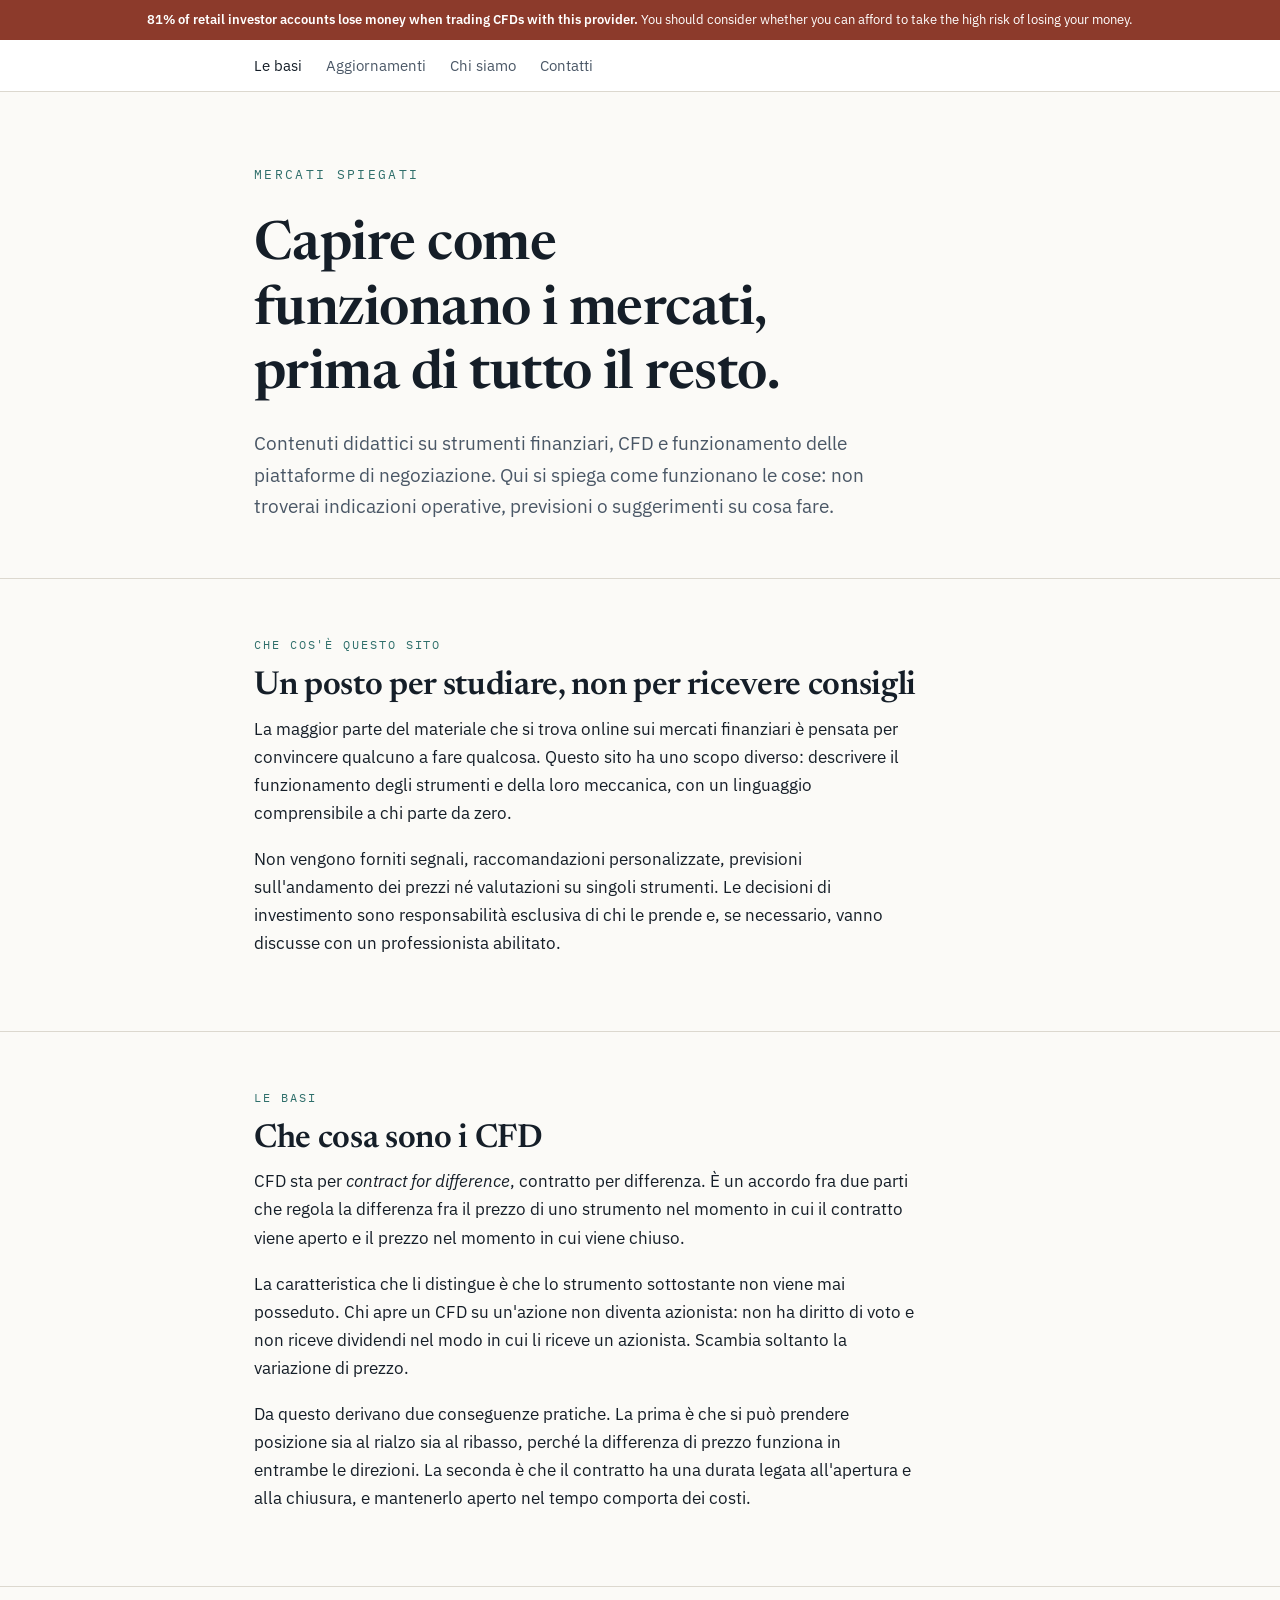
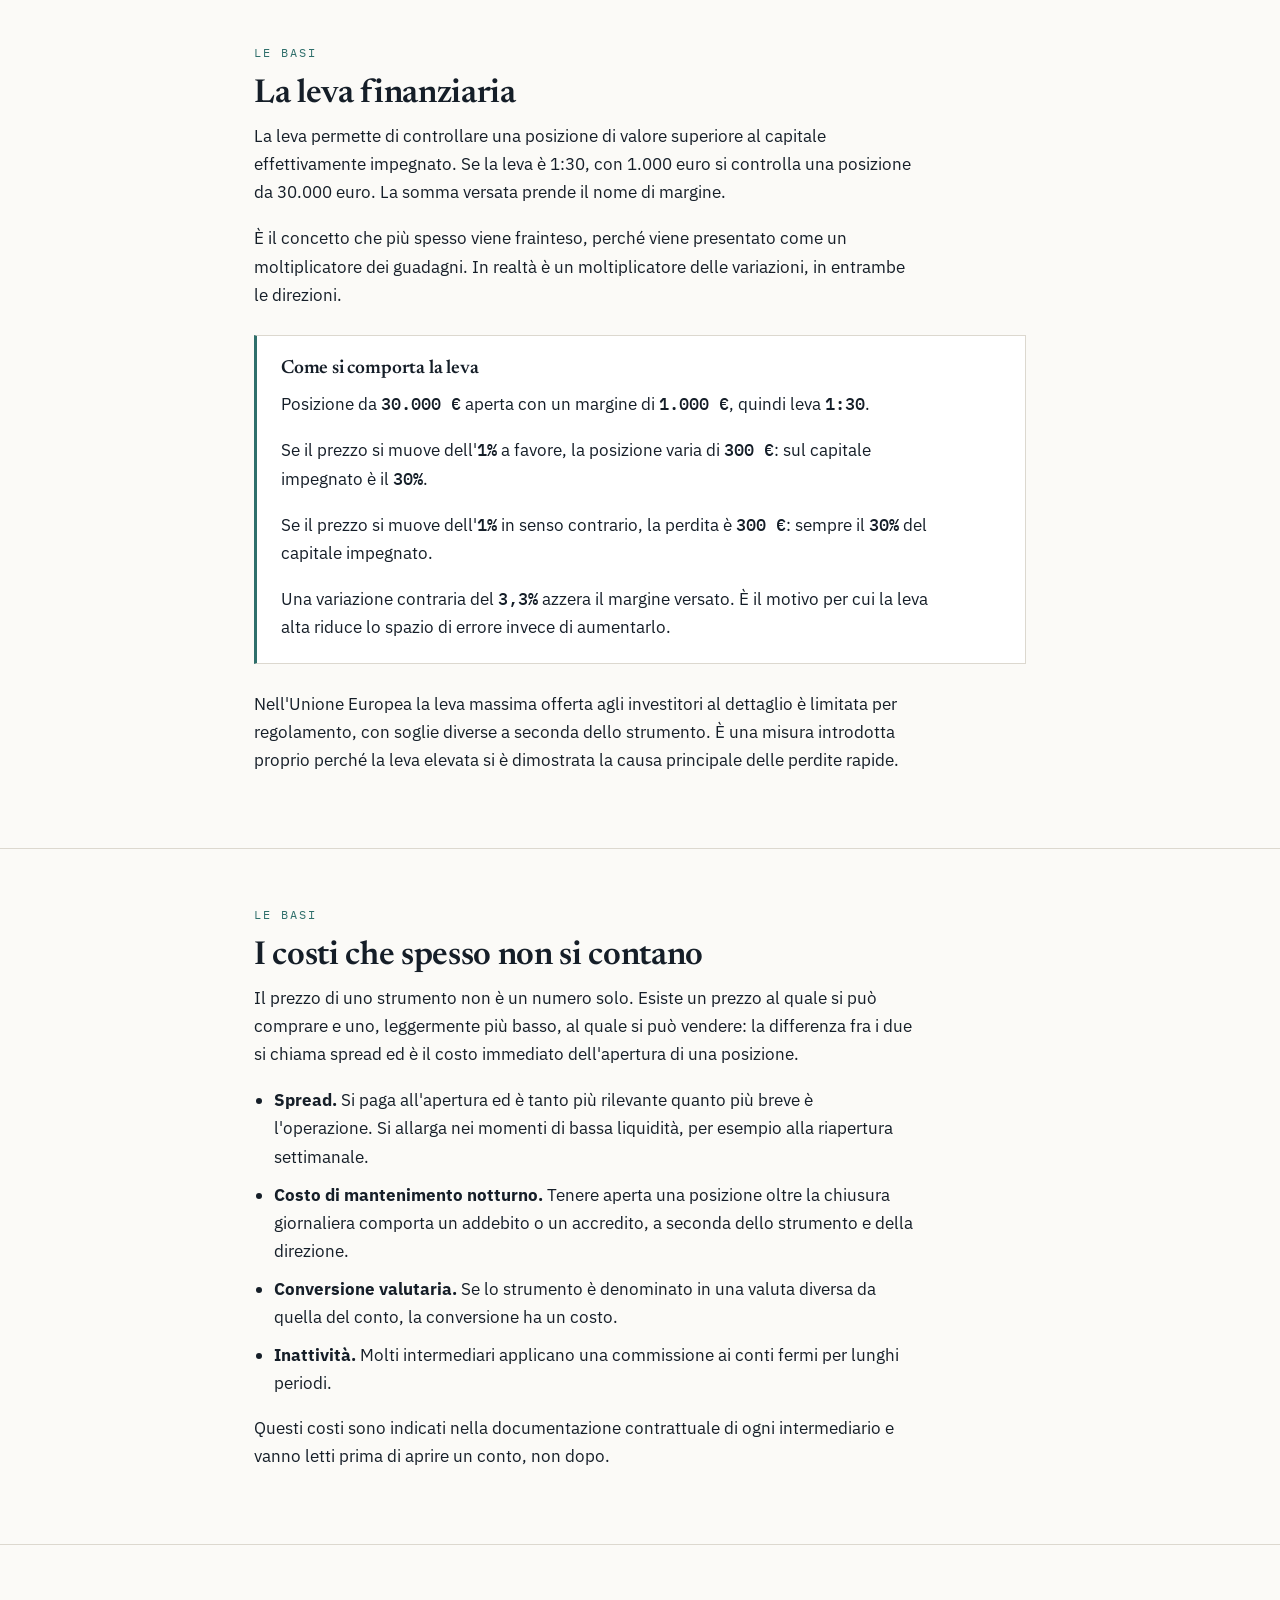
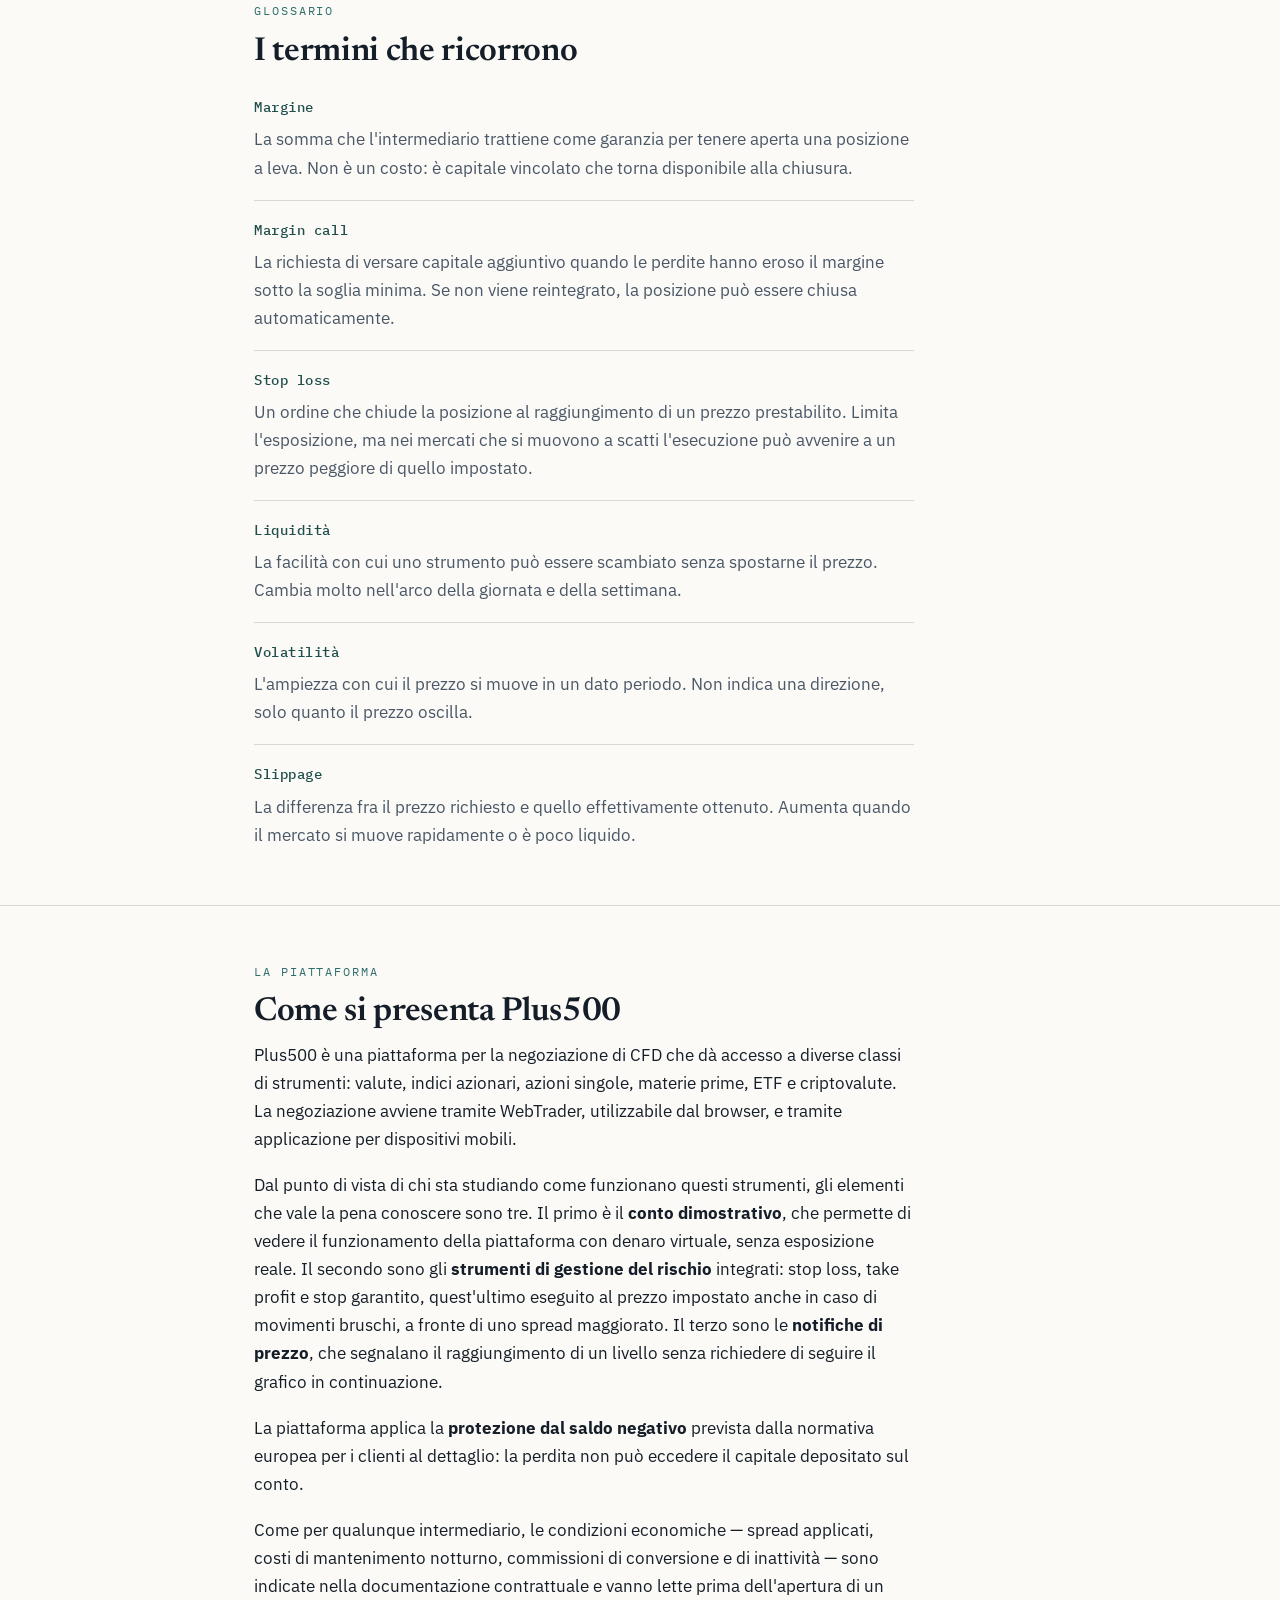
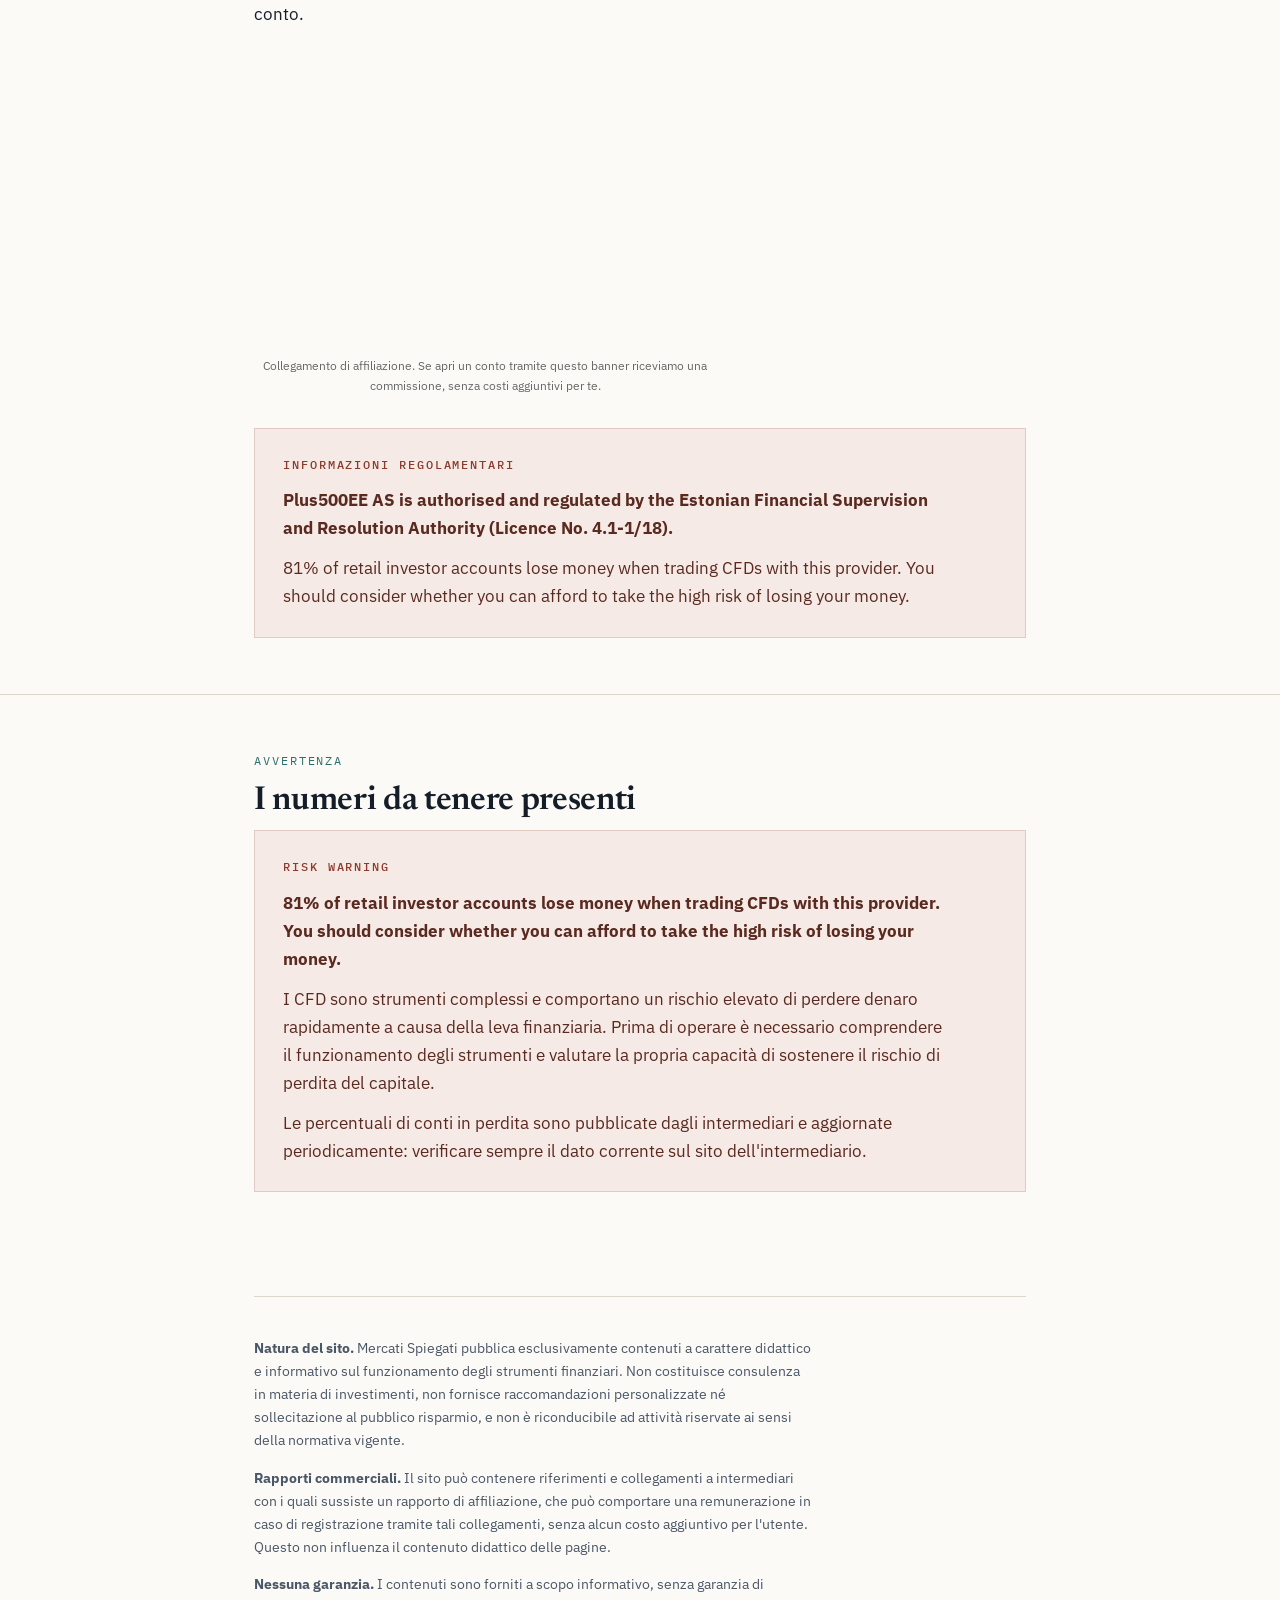
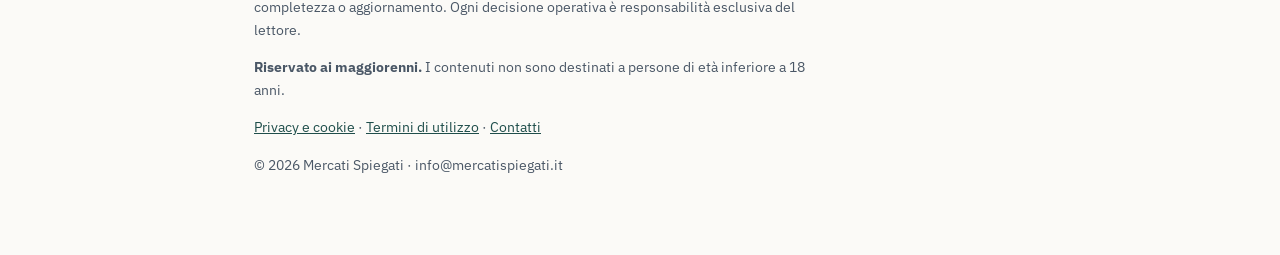
<file: index.html>
<!DOCTYPE html>
<html lang="it">
<head>
<meta charset="utf-8">
<meta name="viewport" content="width=device-width, initial-scale=1">
<title>Mercati Spiegati — capire i CFD e i mercati finanziari</title>
<meta name="description" content="Contenuti didattici sui mercati finanziari e sui CFD: come funzionano gli strumenti, cosa significano i termini, quali rischi comportano.">
<link rel="preconnect" href="https://fonts.googleapis.com">
<link rel="preconnect" href="https://fonts.gstatic.com" crossorigin>
<link href="https://fonts.googleapis.com/css2?family=Newsreader:ital,opsz,wght@0,6..72,400;0,6..72,600;1,6..72,400&family=IBM+Plex+Sans:wght@400;500;600&family=IBM+Plex+Mono:wght@400;500&display=swap" rel="stylesheet">
<link rel="stylesheet" href="stile.css">
</head>
<body>

<div class="riskbar">
  <strong>81% of retail investor accounts lose money when trading CFDs with this provider.</strong>
  You should consider whether you can afford to take the high risk of losing your money.
</div>

<nav class="nav" aria-label="Sezioni del sito">
  <div class="wrap">
    <a href="index.html" aria-current="page">Le basi</a>
    <a href="news.html">Aggiornamenti</a>
    <a href="chi-siamo.html">Chi siamo</a>
    <a href="contatti.html">Contatti</a>
  </div>
</nav>

<header class="hero">
  <div class="wrap">
    <p class="brand">Mercati Spiegati</p>
    <h1>Capire come funzionano i mercati, prima di tutto il resto.</h1>
    <p class="lede">Contenuti didattici su strumenti finanziari, CFD e funzionamento delle piattaforme di negoziazione. Qui si spiega come funzionano le cose: non troverai indicazioni operative, previsioni o suggerimenti su cosa fare.</p>
  </div>
</header>

<section>
  <div class="wrap">
    <p class="eyebrow">Che cos'è questo sito</p>
    <h2>Un posto per studiare, non per ricevere consigli</h2>
    <p>La maggior parte del materiale che si trova online sui mercati finanziari è pensata per convincere qualcuno a fare qualcosa. Questo sito ha uno scopo diverso: descrivere il funzionamento degli strumenti e della loro meccanica, con un linguaggio comprensibile a chi parte da zero.</p>
    <p>Non vengono forniti segnali, raccomandazioni personalizzate, previsioni sull'andamento dei prezzi né valutazioni su singoli strumenti. Le decisioni di investimento sono responsabilità esclusiva di chi le prende e, se necessario, vanno discusse con un professionista abilitato.</p>
  </div>
</section>

<section>
  <div class="wrap">
    <p class="eyebrow">Le basi</p>
    <h2>Che cosa sono i CFD</h2>
    <p>CFD sta per <em>contract for difference</em>, contratto per differenza. È un accordo fra due parti che regola la differenza fra il prezzo di uno strumento nel momento in cui il contratto viene aperto e il prezzo nel momento in cui viene chiuso.</p>
    <p>La caratteristica che li distingue è che lo strumento sottostante non viene mai posseduto. Chi apre un CFD su un'azione non diventa azionista: non ha diritto di voto e non riceve dividendi nel modo in cui li riceve un azionista. Scambia soltanto la variazione di prezzo.</p>
    <p>Da questo derivano due conseguenze pratiche. La prima è che si può prendere posizione sia al rialzo sia al ribasso, perché la differenza di prezzo funziona in entrambe le direzioni. La seconda è che il contratto ha una durata legata all'apertura e alla chiusura, e mantenerlo aperto nel tempo comporta dei costi.</p>
  </div>
</section>

<section>
  <div class="wrap">
    <p class="eyebrow">Le basi</p>
    <h2>La leva finanziaria</h2>
    <p>La leva permette di controllare una posizione di valore superiore al capitale effettivamente impegnato. Se la leva è 1:30, con 1.000 euro si controlla una posizione da 30.000 euro. La somma versata prende il nome di margine.</p>
    <p>È il concetto che più spesso viene frainteso, perché viene presentato come un moltiplicatore dei guadagni. In realtà è un moltiplicatore delle variazioni, in entrambe le direzioni.</p>

    <div class="esempio">
      <h3>Come si comporta la leva</h3>
      <p>Posizione da <span class="num">30.000 €</span> aperta con un margine di <span class="num">1.000 €</span>, quindi leva <span class="num">1:30</span>.</p>
      <p>Se il prezzo si muove dell'<span class="num">1%</span> a favore, la posizione varia di <span class="num">300 €</span>: sul capitale impegnato è il <span class="num">30%</span>.</p>
      <p>Se il prezzo si muove dell'<span class="num">1%</span> in senso contrario, la perdita è <span class="num">300 €</span>: sempre il <span class="num">30%</span> del capitale impegnato.</p>
      <p>Una variazione contraria del <span class="num">3,3%</span> azzera il margine versato. È il motivo per cui la leva alta riduce lo spazio di errore invece di aumentarlo.</p>
    </div>

    <p>Nell'Unione Europea la leva massima offerta agli investitori al dettaglio è limitata per regolamento, con soglie diverse a seconda dello strumento. È una misura introdotta proprio perché la leva elevata si è dimostrata la causa principale delle perdite rapide.</p>
  </div>
</section>

<section>
  <div class="wrap">
    <p class="eyebrow">Le basi</p>
    <h2>I costi che spesso non si contano</h2>
    <p>Il prezzo di uno strumento non è un numero solo. Esiste un prezzo al quale si può comprare e uno, leggermente più basso, al quale si può vendere: la differenza fra i due si chiama spread ed è il costo immediato dell'apertura di una posizione.</p>
    <ul>
      <li><strong>Spread.</strong> Si paga all'apertura ed è tanto più rilevante quanto più breve è l'operazione. Si allarga nei momenti di bassa liquidità, per esempio alla riapertura settimanale.</li>
      <li><strong>Costo di mantenimento notturno.</strong> Tenere aperta una posizione oltre la chiusura giornaliera comporta un addebito o un accredito, a seconda dello strumento e della direzione.</li>
      <li><strong>Conversione valutaria.</strong> Se lo strumento è denominato in una valuta diversa da quella del conto, la conversione ha un costo.</li>
      <li><strong>Inattività.</strong> Molti intermediari applicano una commissione ai conti fermi per lunghi periodi.</li>
    </ul>
    <p>Questi costi sono indicati nella documentazione contrattuale di ogni intermediario e vanno letti prima di aprire un conto, non dopo.</p>
  </div>
</section>

<section>
  <div class="wrap">
    <p class="eyebrow">Glossario</p>
    <h2>I termini che ricorrono</h2>
    <dl>
      <dt>Margine</dt>
      <dd>La somma che l'intermediario trattiene come garanzia per tenere aperta una posizione a leva. Non è un costo: è capitale vincolato che torna disponibile alla chiusura.</dd>

      <dt>Margin call</dt>
      <dd>La richiesta di versare capitale aggiuntivo quando le perdite hanno eroso il margine sotto la soglia minima. Se non viene reintegrato, la posizione può essere chiusa automaticamente.</dd>

      <dt>Stop loss</dt>
      <dd>Un ordine che chiude la posizione al raggiungimento di un prezzo prestabilito. Limita l'esposizione, ma nei mercati che si muovono a scatti l'esecuzione può avvenire a un prezzo peggiore di quello impostato.</dd>

      <dt>Liquidità</dt>
      <dd>La facilità con cui uno strumento può essere scambiato senza spostarne il prezzo. Cambia molto nell'arco della giornata e della settimana.</dd>

      <dt>Volatilità</dt>
      <dd>L'ampiezza con cui il prezzo si muove in un dato periodo. Non indica una direzione, solo quanto il prezzo oscilla.</dd>

      <dt>Slippage</dt>
      <dd>La differenza fra il prezzo richiesto e quello effettivamente ottenuto. Aumenta quando il mercato si muove rapidamente o è poco liquido.</dd>
    </dl>
  </div>
</section>

<section>
  <div class="wrap">
    <p class="eyebrow">La piattaforma</p>
    <h2>Come si presenta Plus500</h2>
    <p>Plus500 &egrave; una piattaforma per la negoziazione di CFD che d&agrave; accesso a diverse classi di strumenti: valute, indici azionari, azioni singole, materie prime, ETF e criptovalute. La negoziazione avviene tramite WebTrader, utilizzabile dal browser, e tramite applicazione per dispositivi mobili.</p>
    <p>Dal punto di vista di chi sta studiando come funzionano questi strumenti, gli elementi che vale la pena conoscere sono tre. Il primo &egrave; il <strong>conto dimostrativo</strong>, che permette di vedere il funzionamento della piattaforma con denaro virtuale, senza esposizione reale. Il secondo sono gli <strong>strumenti di gestione del rischio</strong> integrati: stop loss, take profit e stop garantito, quest'ultimo eseguito al prezzo impostato anche in caso di movimenti bruschi, a fronte di uno spread maggiorato. Il terzo sono le <strong>notifiche di prezzo</strong>, che segnalano il raggiungimento di un livello senza richiedere di seguire il grafico in continuazione.</p>
    <p>La piattaforma applica la <strong>protezione dal saldo negativo</strong> prevista dalla normativa europea per i clienti al dettaglio: la perdita non pu&ograve; eccedere il capitale depositato sul conto.</p>
    <p>Come per qualunque intermediario, le condizioni economiche &mdash; spread applicati, costi di mantenimento notturno, commissioni di conversione e di inattivit&agrave; &mdash; sono indicate nella documentazione contrattuale e vanno lette prima dell'apertura di un conto.</p>
    

    <div style="text-align:center;margin:32px 0">
  <iframe src="https://cdn.plus500.com/Media/Banners/336x280/76924/index.html?set=AI-banner-affiliates&language=IT&country=IT&crId=76924&url=https%3A%2F%2Fwww.plus500.com%2Fit-it%2F%3Fid%3D139812%26pl%3D2%26crId%3D76924" width="336" height="280" scrolling="no" frameborder="0" style="border:none;max-width:100%"></iframe>
  <p style="font-size:12px;color:#666;margin-top:8px">
    Collegamento di affiliazione. Se apri un conto tramite questo banner riceviamo una commissione, senza costi aggiuntivi per te.
  </p>
</div>

   
    <div class="avviso" style="margin-top:24px">
      <p class="titolo">Informazioni regolamentari</p>
      <p><strong>Plus500EE AS is authorised and regulated by the Estonian Financial Supervision and Resolution Authority (Licence No. 4.1-1/18).</strong></p>
      <p>81% of retail investor accounts lose money when trading CFDs with this provider. You should consider whether you can afford to take the high risk of losing your money.</p>
    </div>
  </div>
</section>

<section>
  <div class="wrap">
    <p class="eyebrow">Avvertenza</p>
    <h2>I numeri da tenere presenti</h2>
    <div class="avviso">
      <p class="titolo">Risk warning</p>
      <p><strong>81% of retail investor accounts lose money when trading CFDs with this provider. You should consider whether you can afford to take the high risk of losing your money.</strong></p>
      <p>I CFD sono strumenti complessi e comportano un rischio elevato di perdere denaro rapidamente a causa della leva finanziaria. Prima di operare è necessario comprendere il funzionamento degli strumenti e valutare la propria capacità di sostenere il rischio di perdita del capitale.</p>
      <p>Le percentuali di conti in perdita sono pubblicate dagli intermediari e aggiornate periodicamente: verificare sempre il dato corrente sul sito dell'intermediario.</p>
    </div>
  </div>
</section>

<footer>
  <div class="wrap">
    <div class="sep"></div>
    <p><strong>Natura del sito.</strong> Mercati Spiegati pubblica esclusivamente contenuti a carattere didattico e informativo sul funzionamento degli strumenti finanziari. Non costituisce consulenza in materia di investimenti, non fornisce raccomandazioni personalizzate né sollecitazione al pubblico risparmio, e non è riconducibile ad attività riservate ai sensi della normativa vigente.</p>
    <p><strong>Rapporti commerciali.</strong> Il sito pu&ograve; contenere riferimenti e collegamenti a intermediari con i quali sussiste un rapporto di affiliazione, che pu&ograve; comportare una remunerazione in caso di registrazione tramite tali collegamenti, senza alcun costo aggiuntivo per l'utente. Questo non influenza il contenuto didattico delle pagine.</p>
    <p><strong>Nessuna garanzia.</strong> I contenuti sono forniti a scopo informativo, senza garanzia di completezza o aggiornamento. Ogni decisione operativa è responsabilità esclusiva del lettore.</p>
    <p><strong>Riservato ai maggiorenni.</strong> I contenuti non sono destinati a persone di età inferiore a 18 anni.</p>
    <p><a href="privacy.html">Privacy e cookie</a> · <a href="termini.html">Termini di utilizzo</a> · <a href="contatti.html">Contatti</a></p>
    <p>© 2026 Mercati Spiegati · info@mercatispiegati.it</p>
  </div>
</footer>

</body>
</html>
</file>
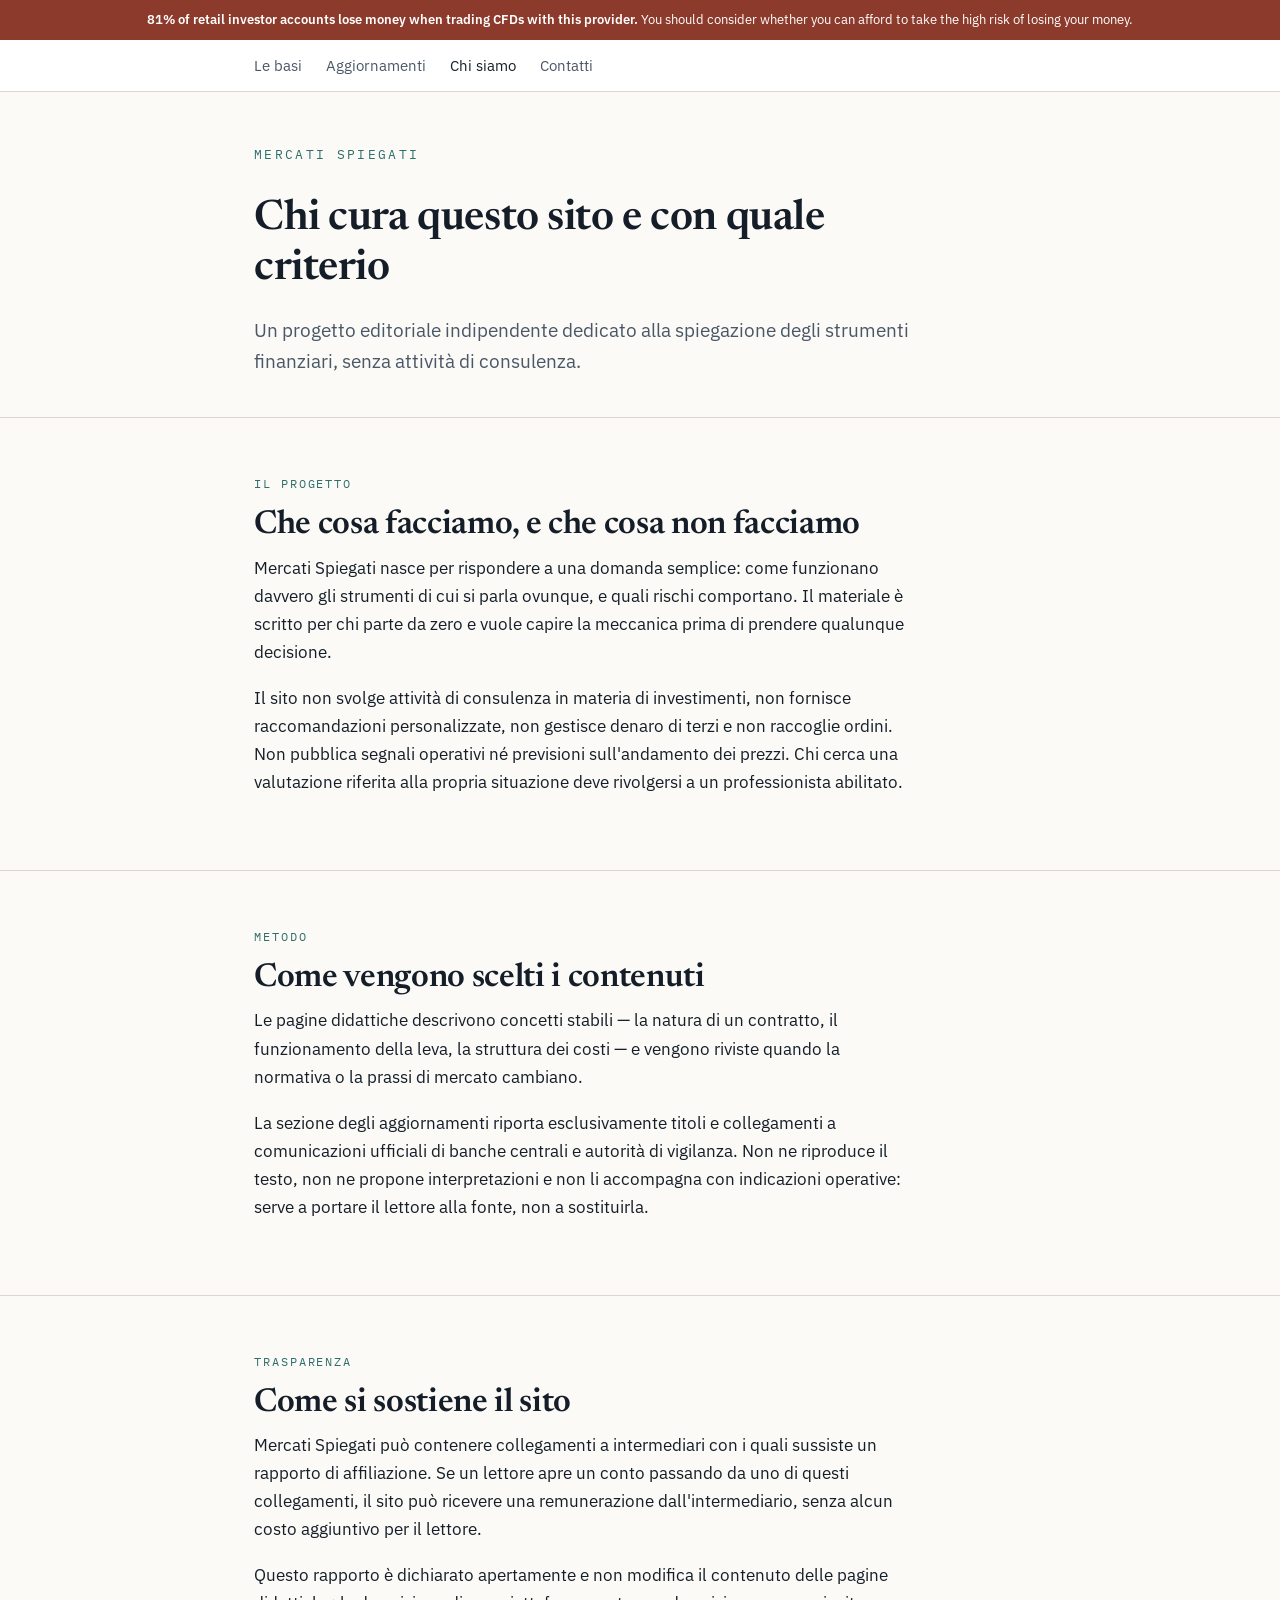
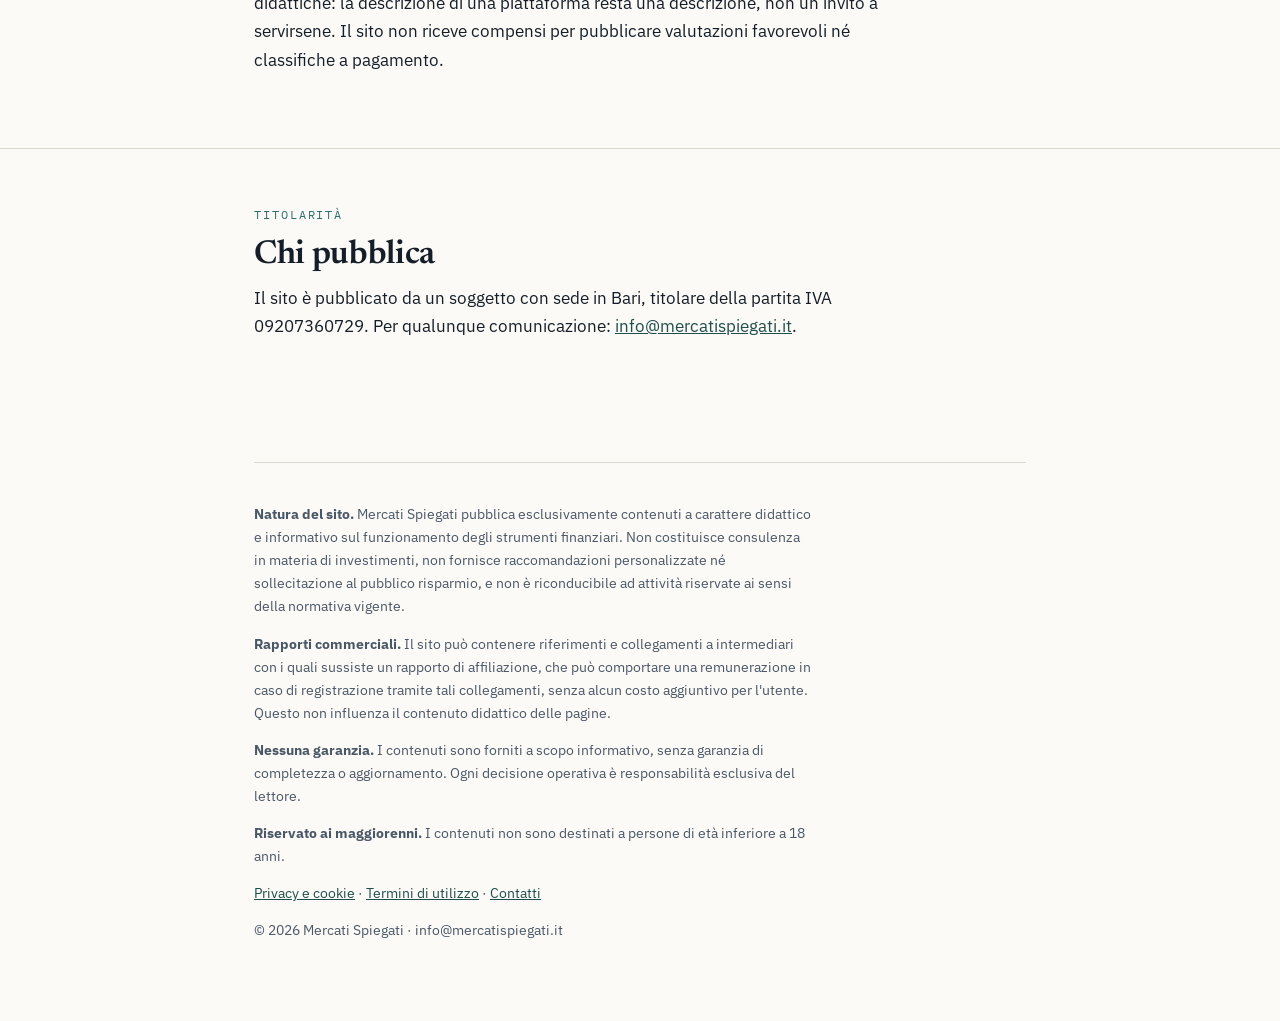
<file: chi-siamo.html>
<!DOCTYPE html>
<html lang="it">
<head>
<meta charset="utf-8">
<meta name="viewport" content="width=device-width, initial-scale=1">
<title>Chi siamo — Mercati Spiegati</title>
<meta name="description" content="Chi cura Mercati Spiegati, come vengono scelti i contenuti e come si sostiene il sito.">
<link rel="preconnect" href="https://fonts.googleapis.com">
<link rel="preconnect" href="https://fonts.gstatic.com" crossorigin>
<link href="https://fonts.googleapis.com/css2?family=Newsreader:ital,opsz,wght@0,6..72,400;0,6..72,600;1,6..72,400&family=IBM+Plex+Sans:wght@400;500;600&family=IBM+Plex+Mono:wght@400;500&display=swap" rel="stylesheet">
<link rel="stylesheet" href="stile.css">
</head>
<body>

<div class="riskbar">
  <strong>81% of retail investor accounts lose money when trading CFDs with this provider.</strong>
  You should consider whether you can afford to take the high risk of losing your money.
</div>

<nav class="nav" aria-label="Sezioni del sito">
  <div class="wrap">
    <a href="index.html">Le basi</a>
    <a href="news.html">Aggiornamenti</a>
    <a href="chi-siamo.html" aria-current="page">Chi siamo</a>
    <a href="contatti.html">Contatti</a>
  </div>
</nav>

<header class="hero breve">
  <div class="wrap">
    <p class="brand">Mercati Spiegati</p>
    <h1>Chi cura questo sito e con quale criterio</h1>
    <p class="lede">Un progetto editoriale indipendente dedicato alla spiegazione degli strumenti finanziari, senza attività di consulenza.</p>
  </div>
</header>

<section>
  <div class="wrap">
    <p class="eyebrow">Il progetto</p>
    <h2>Che cosa facciamo, e che cosa non facciamo</h2>
    <p>Mercati Spiegati nasce per rispondere a una domanda semplice: come funzionano davvero gli strumenti di cui si parla ovunque, e quali rischi comportano. Il materiale è scritto per chi parte da zero e vuole capire la meccanica prima di prendere qualunque decisione.</p>
    <p>Il sito non svolge attività di consulenza in materia di investimenti, non fornisce raccomandazioni personalizzate, non gestisce denaro di terzi e non raccoglie ordini. Non pubblica segnali operativi né previsioni sull'andamento dei prezzi. Chi cerca una valutazione riferita alla propria situazione deve rivolgersi a un professionista abilitato.</p>
  </div>
</section>

<section>
  <div class="wrap">
    <p class="eyebrow">Metodo</p>
    <h2>Come vengono scelti i contenuti</h2>
    <p>Le pagine didattiche descrivono concetti stabili — la natura di un contratto, il funzionamento della leva, la struttura dei costi — e vengono riviste quando la normativa o la prassi di mercato cambiano.</p>
    <p>La sezione degli aggiornamenti riporta esclusivamente titoli e collegamenti a comunicazioni ufficiali di banche centrali e autorità di vigilanza. Non ne riproduce il testo, non ne propone interpretazioni e non li accompagna con indicazioni operative: serve a portare il lettore alla fonte, non a sostituirla.</p>
  </div>
</section>

<section>
  <div class="wrap">
    <p class="eyebrow">Trasparenza</p>
    <h2>Come si sostiene il sito</h2>
    <p>Mercati Spiegati può contenere collegamenti a intermediari con i quali sussiste un rapporto di affiliazione. Se un lettore apre un conto passando da uno di questi collegamenti, il sito può ricevere una remunerazione dall'intermediario, senza alcun costo aggiuntivo per il lettore.</p>
    <p>Questo rapporto è dichiarato apertamente e non modifica il contenuto delle pagine didattiche: la descrizione di una piattaforma resta una descrizione, non un invito a servirsene. Il sito non riceve compensi per pubblicare valutazioni favorevoli né classifiche a pagamento.</p>
  </div>
</section>

<section>
  <div class="wrap">
    <p class="eyebrow">Titolarità</p>
    <h2>Chi pubblica</h2>
    <p>Il sito è pubblicato da un soggetto con sede in Bari, titolare della partita IVA 09207360729. Per qualunque comunicazione: <a href="mailto:info@mercatispiegati.it">info@mercatispiegati.it</a>.</p>
  </div>
</section>

<footer>
  <div class="wrap">
    <div class="sep"></div>
    <p><strong>Natura del sito.</strong> Mercati Spiegati pubblica esclusivamente contenuti a carattere didattico e informativo sul funzionamento degli strumenti finanziari. Non costituisce consulenza in materia di investimenti, non fornisce raccomandazioni personalizzate né sollecitazione al pubblico risparmio, e non è riconducibile ad attività riservate ai sensi della normativa vigente.</p>
    <p><strong>Rapporti commerciali.</strong> Il sito pu&ograve; contenere riferimenti e collegamenti a intermediari con i quali sussiste un rapporto di affiliazione, che pu&ograve; comportare una remunerazione in caso di registrazione tramite tali collegamenti, senza alcun costo aggiuntivo per l'utente. Questo non influenza il contenuto didattico delle pagine.</p>
    <p><strong>Nessuna garanzia.</strong> I contenuti sono forniti a scopo informativo, senza garanzia di completezza o aggiornamento. Ogni decisione operativa è responsabilità esclusiva del lettore.</p>
    <p><strong>Riservato ai maggiorenni.</strong> I contenuti non sono destinati a persone di età inferiore a 18 anni.</p>
    <p><a href="privacy.html">Privacy e cookie</a> · <a href="termini.html">Termini di utilizzo</a> · <a href="contatti.html">Contatti</a></p>
    <p>© 2026 Mercati Spiegati · info@mercatispiegati.it</p>
  </div>
</footer>

</body>
</html>
</file>
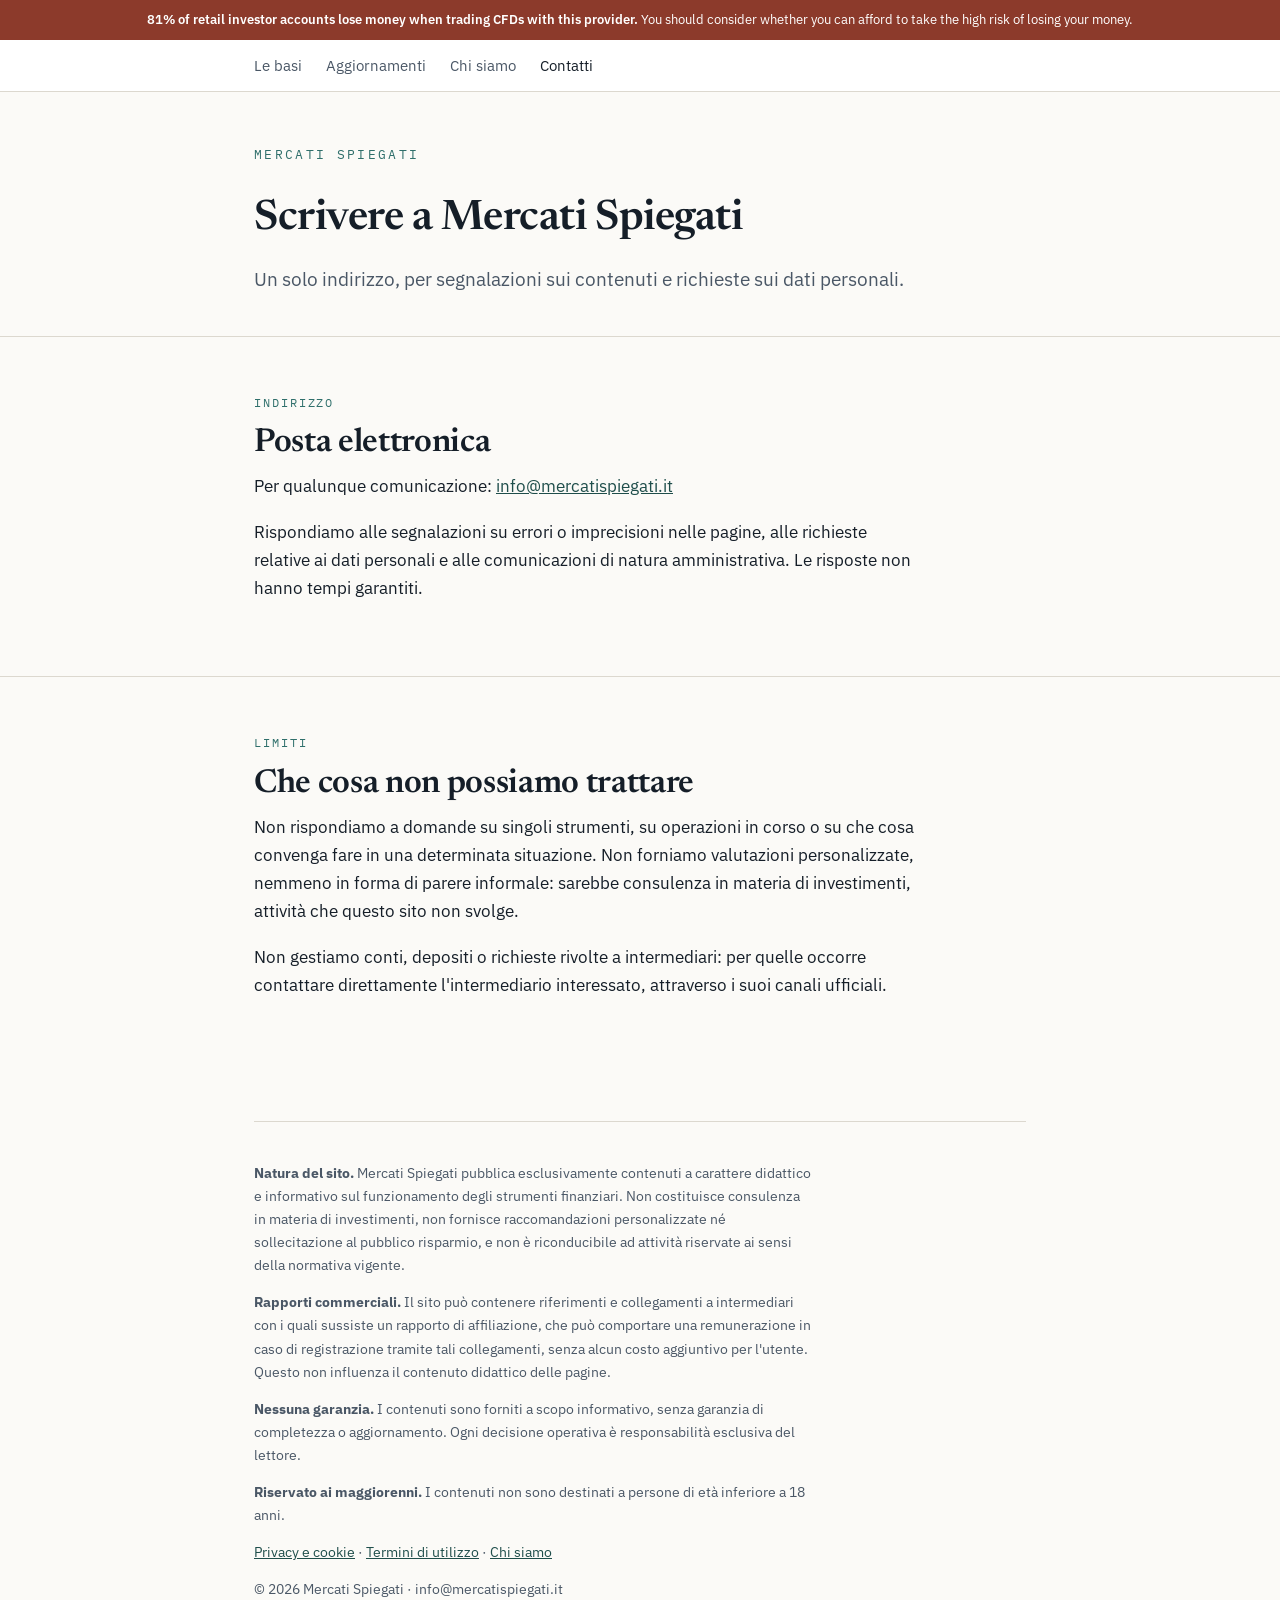
<file: contatti.html>
<!DOCTYPE html>
<html lang="it">
<head>
<meta charset="utf-8">
<meta name="viewport" content="width=device-width, initial-scale=1">
<title>Contatti — Mercati Spiegati</title>
<meta name="description" content="Come contattare Mercati Spiegati e che cosa non possiamo trattare via email.">
<link rel="preconnect" href="https://fonts.googleapis.com">
<link rel="preconnect" href="https://fonts.gstatic.com" crossorigin>
<link href="https://fonts.googleapis.com/css2?family=Newsreader:ital,opsz,wght@0,6..72,400;0,6..72,600;1,6..72,400&family=IBM+Plex+Sans:wght@400;500;600&family=IBM+Plex+Mono:wght@400;500&display=swap" rel="stylesheet">
<link rel="stylesheet" href="stile.css">
</head>
<body>

<div class="riskbar">
  <strong>81% of retail investor accounts lose money when trading CFDs with this provider.</strong>
  You should consider whether you can afford to take the high risk of losing your money.
</div>

<nav class="nav" aria-label="Sezioni del sito">
  <div class="wrap">
    <a href="index.html">Le basi</a>
    <a href="news.html">Aggiornamenti</a>
    <a href="chi-siamo.html">Chi siamo</a>
    <a href="contatti.html" aria-current="page">Contatti</a>
  </div>
</nav>

<header class="hero breve">
  <div class="wrap">
    <p class="brand">Mercati Spiegati</p>
    <h1>Scrivere a Mercati Spiegati</h1>
    <p class="lede">Un solo indirizzo, per segnalazioni sui contenuti e richieste sui dati personali.</p>
  </div>
</header>

<section>
  <div class="wrap">
    <p class="eyebrow">Indirizzo</p>
    <h2>Posta elettronica</h2>
    <p>Per qualunque comunicazione: <a href="mailto:info@mercatispiegati.it">info@mercatispiegati.it</a></p>
    <p>Rispondiamo alle segnalazioni su errori o imprecisioni nelle pagine, alle richieste relative ai dati personali e alle comunicazioni di natura amministrativa. Le risposte non hanno tempi garantiti.</p>
  </div>
</section>

<section>
  <div class="wrap">
    <p class="eyebrow">Limiti</p>
    <h2>Che cosa non possiamo trattare</h2>
    <p>Non rispondiamo a domande su singoli strumenti, su operazioni in corso o su che cosa convenga fare in una determinata situazione. Non forniamo valutazioni personalizzate, nemmeno in forma di parere informale: sarebbe consulenza in materia di investimenti, attività che questo sito non svolge.</p>
    <p>Non gestiamo conti, depositi o richieste rivolte a intermediari: per quelle occorre contattare direttamente l'intermediario interessato, attraverso i suoi canali ufficiali.</p>
  </div>
</section>

<footer>
  <div class="wrap">
    <div class="sep"></div>
    <p><strong>Natura del sito.</strong> Mercati Spiegati pubblica esclusivamente contenuti a carattere didattico e informativo sul funzionamento degli strumenti finanziari. Non costituisce consulenza in materia di investimenti, non fornisce raccomandazioni personalizzate né sollecitazione al pubblico risparmio, e non è riconducibile ad attività riservate ai sensi della normativa vigente.</p>
    <p><strong>Rapporti commerciali.</strong> Il sito pu&ograve; contenere riferimenti e collegamenti a intermediari con i quali sussiste un rapporto di affiliazione, che pu&ograve; comportare una remunerazione in caso di registrazione tramite tali collegamenti, senza alcun costo aggiuntivo per l'utente. Questo non influenza il contenuto didattico delle pagine.</p>
    <p><strong>Nessuna garanzia.</strong> I contenuti sono forniti a scopo informativo, senza garanzia di completezza o aggiornamento. Ogni decisione operativa è responsabilità esclusiva del lettore.</p>
    <p><strong>Riservato ai maggiorenni.</strong> I contenuti non sono destinati a persone di età inferiore a 18 anni.</p>
    <p><a href="privacy.html">Privacy e cookie</a> · <a href="termini.html">Termini di utilizzo</a> · <a href="chi-siamo.html">Chi siamo</a></p>
    <p>© 2026 Mercati Spiegati · info@mercatispiegati.it</p>
  </div>
</footer>

</body>
</html>
</file>
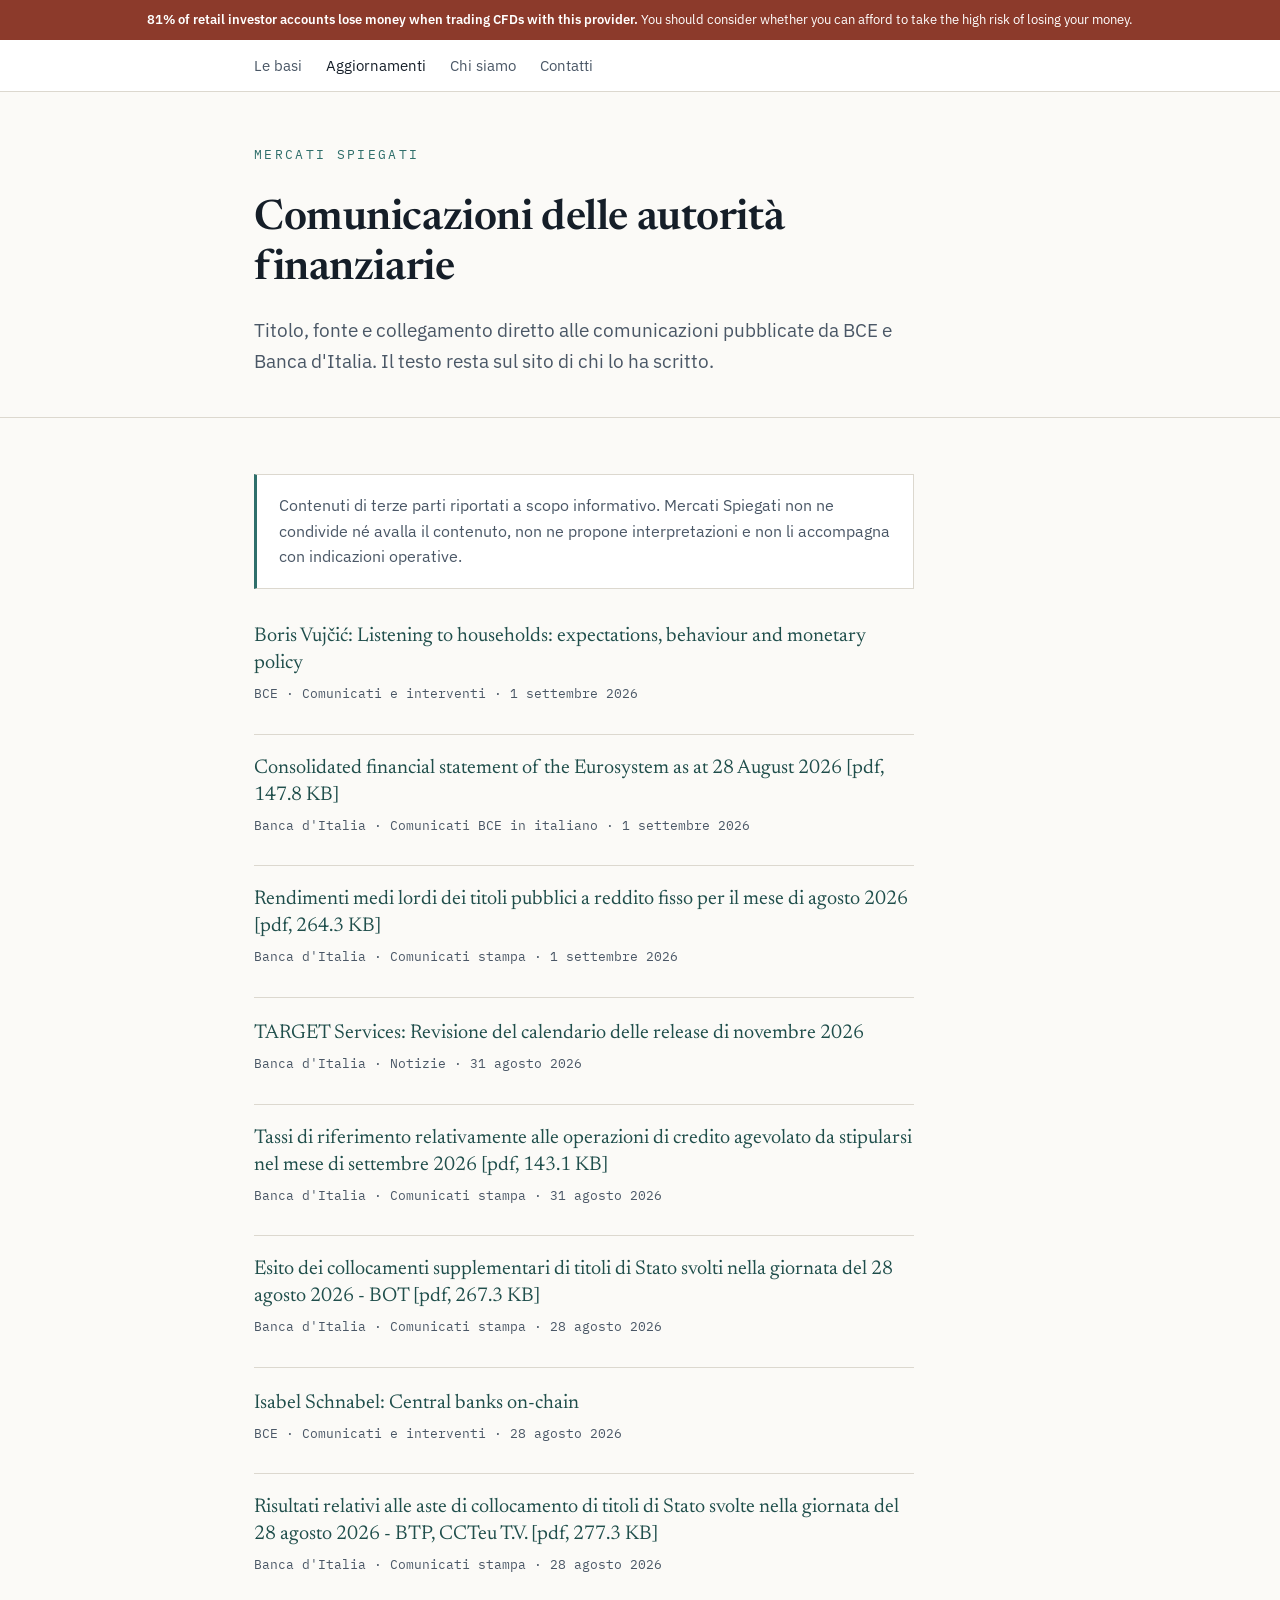
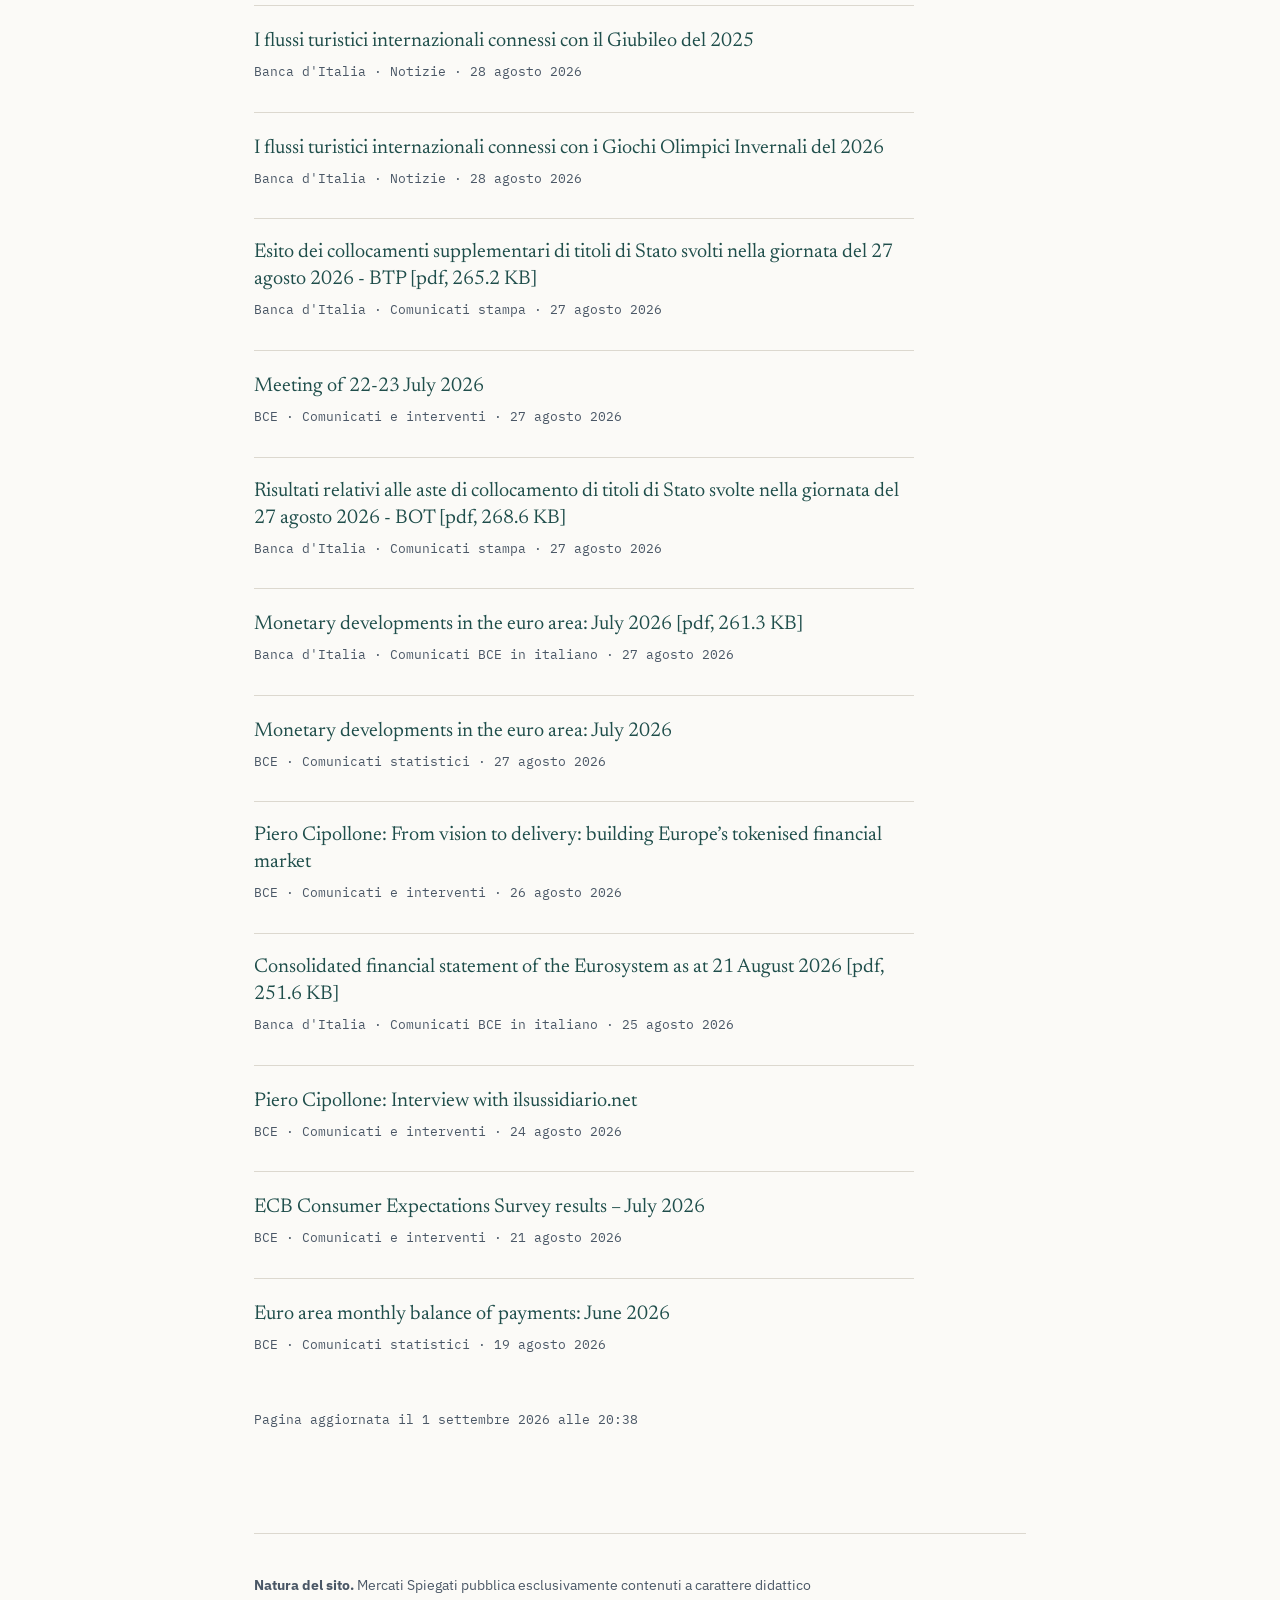
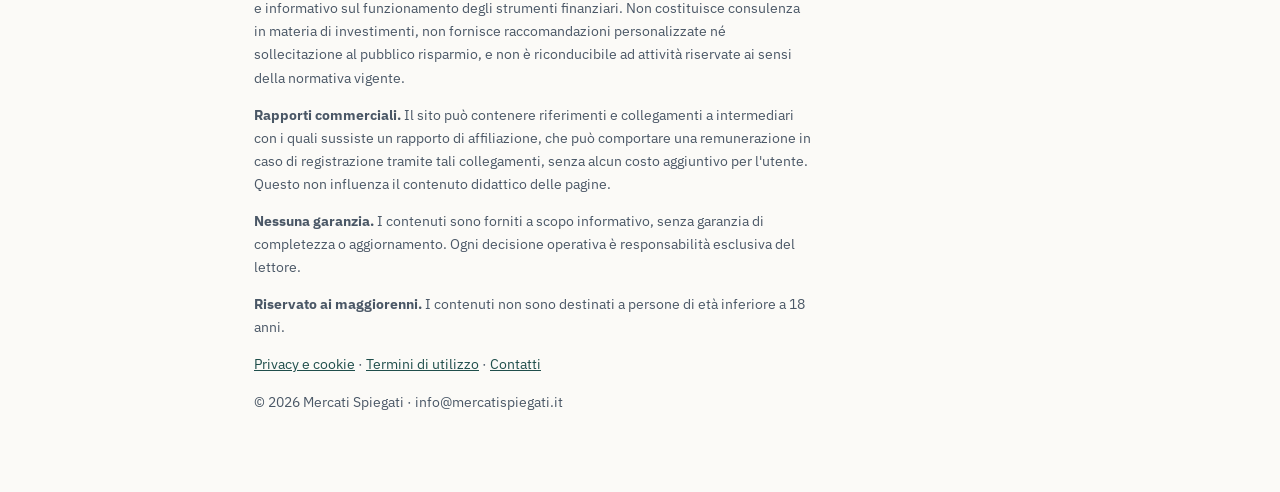
<file: news.html>
<!DOCTYPE html>
<html lang="it">
<head>
<meta charset="utf-8">
<meta name="viewport" content="width=device-width, initial-scale=1">
<title>Aggiornamenti — Mercati Spiegati</title>
<meta name="description" content="Titoli e collegamenti alle comunicazioni ufficiali di BCE e Banca d'Italia, senza commenti n&eacute; interpretazioni.">
<link rel="preconnect" href="https://fonts.googleapis.com">
<link rel="preconnect" href="https://fonts.gstatic.com" crossorigin>
<link href="https://fonts.googleapis.com/css2?family=Newsreader:ital,opsz,wght@0,6..72,400;0,6..72,600;1,6..72,400&family=IBM+Plex+Sans:wght@400;500;600&family=IBM+Plex+Mono:wght@400;500&display=swap" rel="stylesheet">
<link rel="stylesheet" href="stile.css">
</head>
<body>

<div class="riskbar">
  <strong>81% of retail investor accounts lose money when trading CFDs with this provider.</strong>
  You should consider whether you can afford to take the high risk of losing your money.
</div>

<nav class="nav" aria-label="Sezioni del sito">
  <div class="wrap">
    <a href="index.html">Le basi</a>
    <a href="news.html" aria-current="page">Aggiornamenti</a>
    <a href="chi-siamo.html">Chi siamo</a>
    <a href="contatti.html">Contatti</a>
  </div>
</nav>

<header class="hero breve">
  <div class="wrap">
    <p class="brand">Mercati Spiegati</p>
    <h1>Comunicazioni delle autorit&agrave; finanziarie</h1>
    <p class="lede">Titolo, fonte e collegamento diretto alle comunicazioni pubblicate da BCE e Banca d'Italia. Il testo resta sul sito di chi lo ha scritto.</p>
  </div>
</header>

<section>
  <div class="wrap">
    <div class="fonte-nota">
      <p>Contenuti di terze parti riportati a scopo informativo. Mercati Spiegati non ne condivide n&eacute; avalla il contenuto, non ne propone interpretazioni e non li accompagna con indicazioni operative.</p>
    </div>
    <ul class="notizie">
      <li class="notizia">
        <a href="https://www.ecb.europa.eu//press/key/date/2026/html/ecb.sp260901~bb28f33f54.en.html" target="_blank" rel="noopener nofollow">Boris Vujčić: Listening to households: expectations, behaviour and monetary policy</a>
        <p class="meta">BCE · Comunicati e interventi · 1 settembre 2026</p>
      </li>
      <li class="notizia">
        <a href="https://www.bancaditalia.it/media/bce-comunicati/documenti/2026/Weekly_Financial_Statement_01092026.pdf" target="_blank" rel="noopener nofollow">Consolidated financial statement of the Eurosystem as at 28 August 2026 [pdf, 147.8 KB]</a>
        <p class="meta">Banca d&#x27;Italia · Comunicati BCE in italiano · 1 settembre 2026</p>
      </li>
      <li class="notizia">
        <a href="https://www.bancaditalia.it/media/comunicati/documenti/2026-02/cs-rendistato-01092026.pdf" target="_blank" rel="noopener nofollow">Rendimenti medi lordi dei titoli pubblici a reddito fisso per il mese di agosto 2026 [pdf, 264.3 KB]</a>
        <p class="meta">Banca d&#x27;Italia · Comunicati stampa · 1 settembre 2026</p>
      </li>
      <li class="notizia">
        <a href="https://www.bancaditalia.it/media/notizia/target-services-revisione-del-calendario-delle-release-di-novembre-2026?com.dotmarketing.htmlpage.language=102" target="_blank" rel="noopener nofollow">TARGET Services: Revisione del calendario delle release di novembre 2026</a>
        <p class="meta">Banca d&#x27;Italia · Notizie · 31 agosto 2026</p>
      </li>
      <li class="notizia">
        <a href="https://www.bancaditalia.it/media/comunicati/documenti/2026-02/cs-operazioni-credito-agevolato-31082026.pdf" target="_blank" rel="noopener nofollow">Tassi di riferimento relativamente alle operazioni di credito agevolato da stipularsi nel mese di settembre 2026 [pdf, 143.1 KB]</a>
        <p class="meta">Banca d&#x27;Italia · Comunicati stampa · 31 agosto 2026</p>
      </li>
      <li class="notizia">
        <a href="https://www.bancaditalia.it/media/comunicati/documenti/2026-02/cs_aste_BOT_28082026.pdf" target="_blank" rel="noopener nofollow">Esito dei collocamenti supplementari di titoli di Stato svolti nella giornata del 28 agosto 2026 - BOT [pdf, 267.3 KB]</a>
        <p class="meta">Banca d&#x27;Italia · Comunicati stampa · 28 agosto 2026</p>
      </li>
      <li class="notizia">
        <a href="https://www.ecb.europa.eu//press/key/date/2026/html/ecb.sp260828~fe9afc86e8.en.html" target="_blank" rel="noopener nofollow">Isabel Schnabel: Central banks on-chain</a>
        <p class="meta">BCE · Comunicati e interventi · 28 agosto 2026</p>
      </li>
      <li class="notizia">
        <a href="https://www.bancaditalia.it/media/comunicati/documenti/2026-02/cs_aste_BTP_CCTeu_28082026.pdf" target="_blank" rel="noopener nofollow">Risultati relativi alle aste di collocamento di titoli di Stato svolte nella giornata del 28 agosto 2026 - BTP, CCTeu T.V. [pdf, 277.3 KB]</a>
        <p class="meta">Banca d&#x27;Italia · Comunicati stampa · 28 agosto 2026</p>
      </li>
      <li class="notizia">
        <a href="https://www.bancaditalia.it/media/notizia/i-flussi-turistici-internazionali-connessi-con-il-giubileo-del-2025?com.dotmarketing.htmlpage.language=102" target="_blank" rel="noopener nofollow">I flussi turistici internazionali connessi con il Giubileo del 2025</a>
        <p class="meta">Banca d&#x27;Italia · Notizie · 28 agosto 2026</p>
      </li>
      <li class="notizia">
        <a href="https://www.bancaditalia.it/media/notizia/i-flussi-turistici-internazionali-connessi-con-i-giochi-olimpici-invernali-del-2026?com.dotmarketing.htmlpage.language=102" target="_blank" rel="noopener nofollow">I flussi turistici internazionali connessi con i Giochi Olimpici Invernali del 2026</a>
        <p class="meta">Banca d&#x27;Italia · Notizie · 28 agosto 2026</p>
      </li>
      <li class="notizia">
        <a href="https://www.bancaditalia.it/media/comunicati/documenti/2026-02/cs_aste_supplementari_BTP_27082026.pdf" target="_blank" rel="noopener nofollow">Esito dei collocamenti supplementari di titoli di Stato svolti nella giornata del 27 agosto 2026 - BTP [pdf, 265.2 KB]</a>
        <p class="meta">Banca d&#x27;Italia · Comunicati stampa · 27 agosto 2026</p>
      </li>
      <li class="notizia">
        <a href="https://www.ecb.europa.eu//press/accounts/2026/html/ecb.mg260827~f06c21fd54.en.html" target="_blank" rel="noopener nofollow">Meeting of 22-23 July 2026</a>
        <p class="meta">BCE · Comunicati e interventi · 27 agosto 2026</p>
      </li>
      <li class="notizia">
        <a href="https://www.bancaditalia.it/media/comunicati/documenti/2026-02/cs_aste_BOT_27082026.pdf" target="_blank" rel="noopener nofollow">Risultati relativi alle aste di collocamento di titoli di Stato svolte nella giornata del 27 agosto 2026 - BOT [pdf, 268.6 KB]</a>
        <p class="meta">Banca d&#x27;Italia · Comunicati stampa · 27 agosto 2026</p>
      </li>
      <li class="notizia">
        <a href="https://www.bancaditalia.it/media/bce-comunicati/documenti/2026/2026-July-BSI_press_release.pdf" target="_blank" rel="noopener nofollow">Monetary developments in the euro area: July 2026 [pdf, 261.3 KB]</a>
        <p class="meta">Banca d&#x27;Italia · Comunicati BCE in italiano · 27 agosto 2026</p>
      </li>
      <li class="notizia">
        <a href="https://www.ecb.europa.eu//press/stats/md/html/ecb.md2607~e7127e7d02.en.html" target="_blank" rel="noopener nofollow">Monetary developments in the euro area: July 2026</a>
        <p class="meta">BCE · Comunicati statistici · 27 agosto 2026</p>
      </li>
      <li class="notizia">
        <a href="https://www.ecb.europa.eu//press/key/date/2026/html/ecb.sp260826~3641116314.en.html" target="_blank" rel="noopener nofollow">Piero Cipollone: From vision to delivery: building Europe’s tokenised financial market</a>
        <p class="meta">BCE · Comunicati e interventi · 26 agosto 2026</p>
      </li>
      <li class="notizia">
        <a href="https://www.bancaditalia.it/media/bce-comunicati/documenti/2026/Weekly_Financial_Statement_25082026.pdf" target="_blank" rel="noopener nofollow">Consolidated financial statement of the Eurosystem as at 21 August 2026 [pdf, 251.6 KB]</a>
        <p class="meta">Banca d&#x27;Italia · Comunicati BCE in italiano · 25 agosto 2026</p>
      </li>
      <li class="notizia">
        <a href="https://www.ecb.europa.eu//press/inter/date/2026/html/ecb.in260824~fa5acbddea.en.html" target="_blank" rel="noopener nofollow">Piero Cipollone: Interview with ilsussidiario.net</a>
        <p class="meta">BCE · Comunicati e interventi · 24 agosto 2026</p>
      </li>
      <li class="notizia">
        <a href="https://www.ecb.europa.eu//press/pr/date/2026/html/ecb.pr260821~a044fdddd9.en.html" target="_blank" rel="noopener nofollow">ECB Consumer Expectations Survey results – July 2026</a>
        <p class="meta">BCE · Comunicati e interventi · 21 agosto 2026</p>
      </li>
      <li class="notizia">
        <a href="https://www.ecb.europa.eu//press/stats/bop/2026/html/ecb.bp260819~df1712eb4a.en.html" target="_blank" rel="noopener nofollow">Euro area monthly balance of payments: June 2026</a>
        <p class="meta">BCE · Comunicati statistici · 19 agosto 2026</p>
      </li>
    </ul>
    <p class="aggiornato">Pagina aggiornata il 1 settembre 2026 alle 20:38</p>

  </div>
</section>

<footer>
  <div class="wrap">
    <div class="sep"></div>
    <p><strong>Natura del sito.</strong> Mercati Spiegati pubblica esclusivamente contenuti a carattere didattico e informativo sul funzionamento degli strumenti finanziari. Non costituisce consulenza in materia di investimenti, non fornisce raccomandazioni personalizzate n&eacute; sollecitazione al pubblico risparmio, e non &egrave; riconducibile ad attivit&agrave; riservate ai sensi della normativa vigente.</p>
    <p><strong>Rapporti commerciali.</strong> Il sito pu&ograve; contenere riferimenti e collegamenti a intermediari con i quali sussiste un rapporto di affiliazione, che pu&ograve; comportare una remunerazione in caso di registrazione tramite tali collegamenti, senza alcun costo aggiuntivo per l'utente. Questo non influenza il contenuto didattico delle pagine.</p>
    <p><strong>Nessuna garanzia.</strong> I contenuti sono forniti a scopo informativo, senza garanzia di completezza o aggiornamento. Ogni decisione operativa &egrave; responsabilit&agrave; esclusiva del lettore.</p>
    <p><strong>Riservato ai maggiorenni.</strong> I contenuti non sono destinati a persone di et&agrave; inferiore a 18 anni.</p>
    <p><a href="privacy.html">Privacy e cookie</a> &middot; <a href="termini.html">Termini di utilizzo</a> &middot; <a href="contatti.html">Contatti</a></p>
    <p>&copy; 2026 Mercati Spiegati &middot; info@mercatispiegati.it</p>
  </div>
</footer>

</body>
</html>
</file>
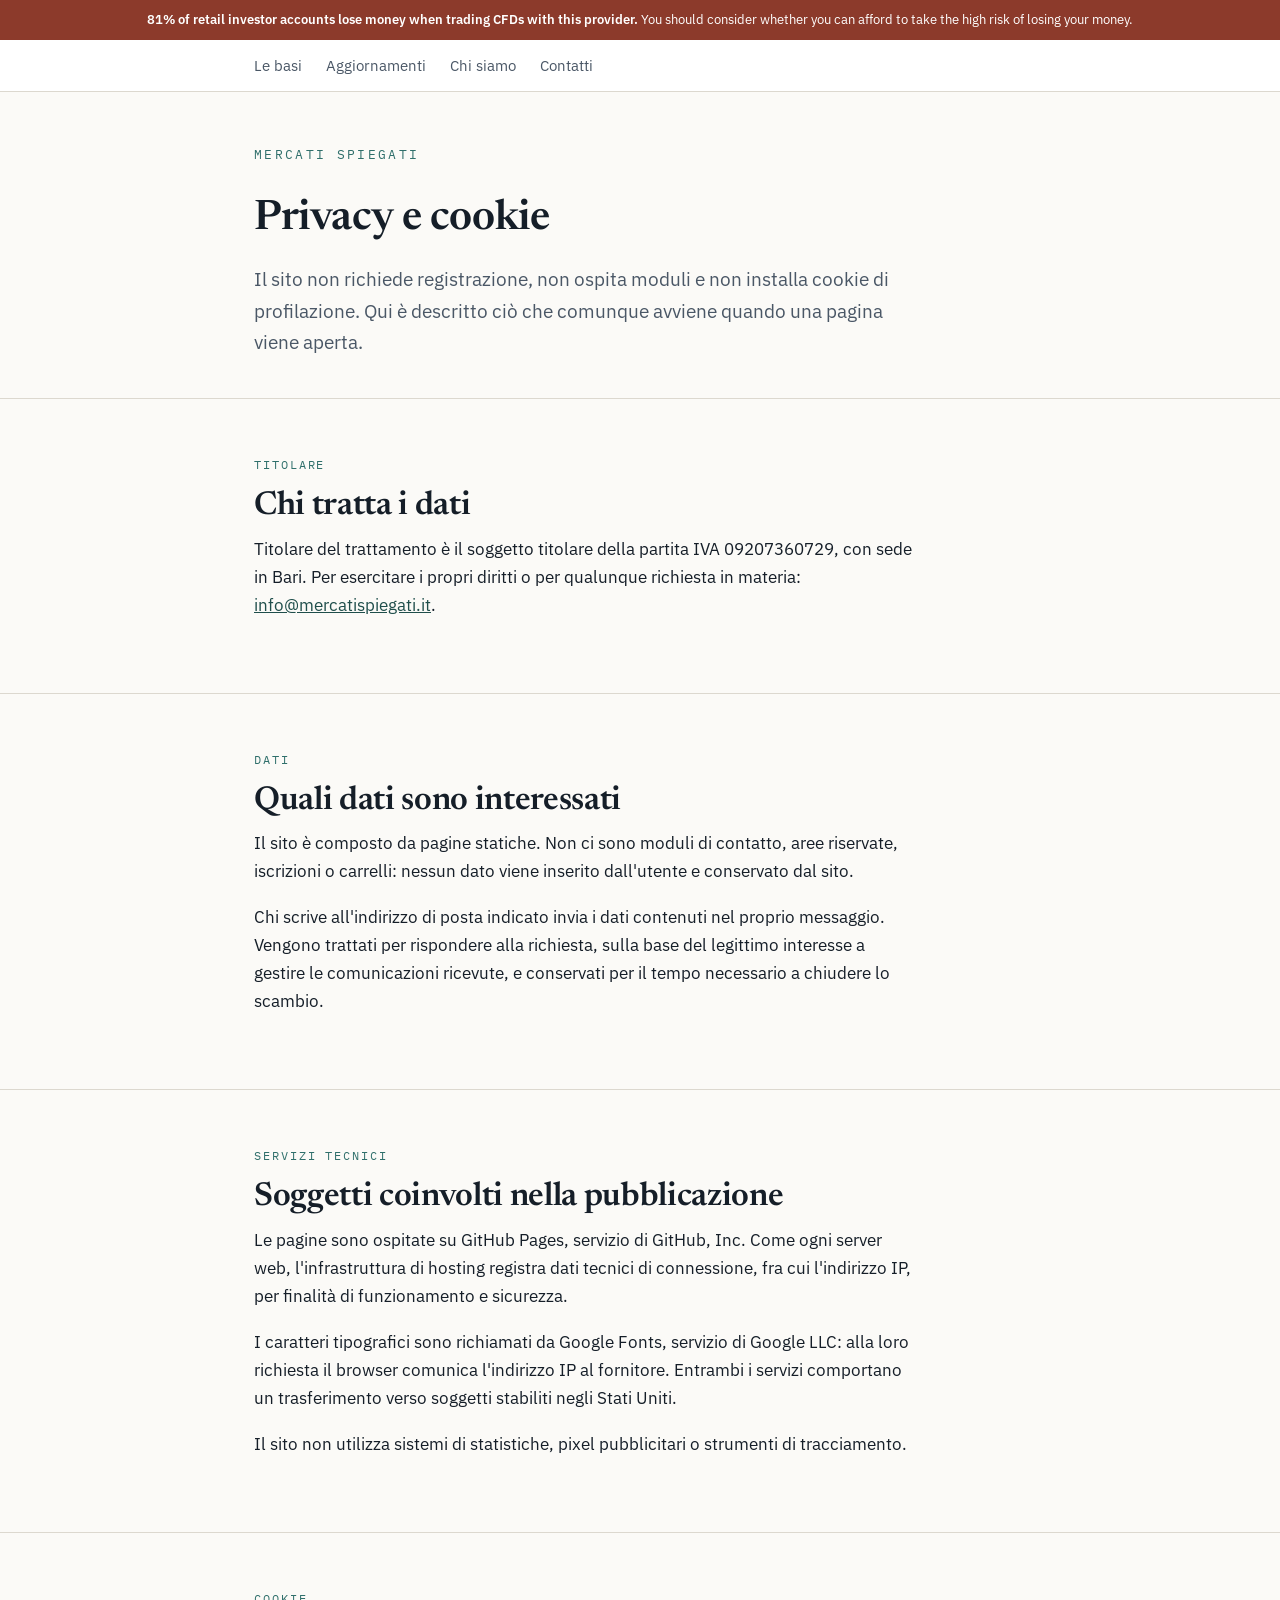
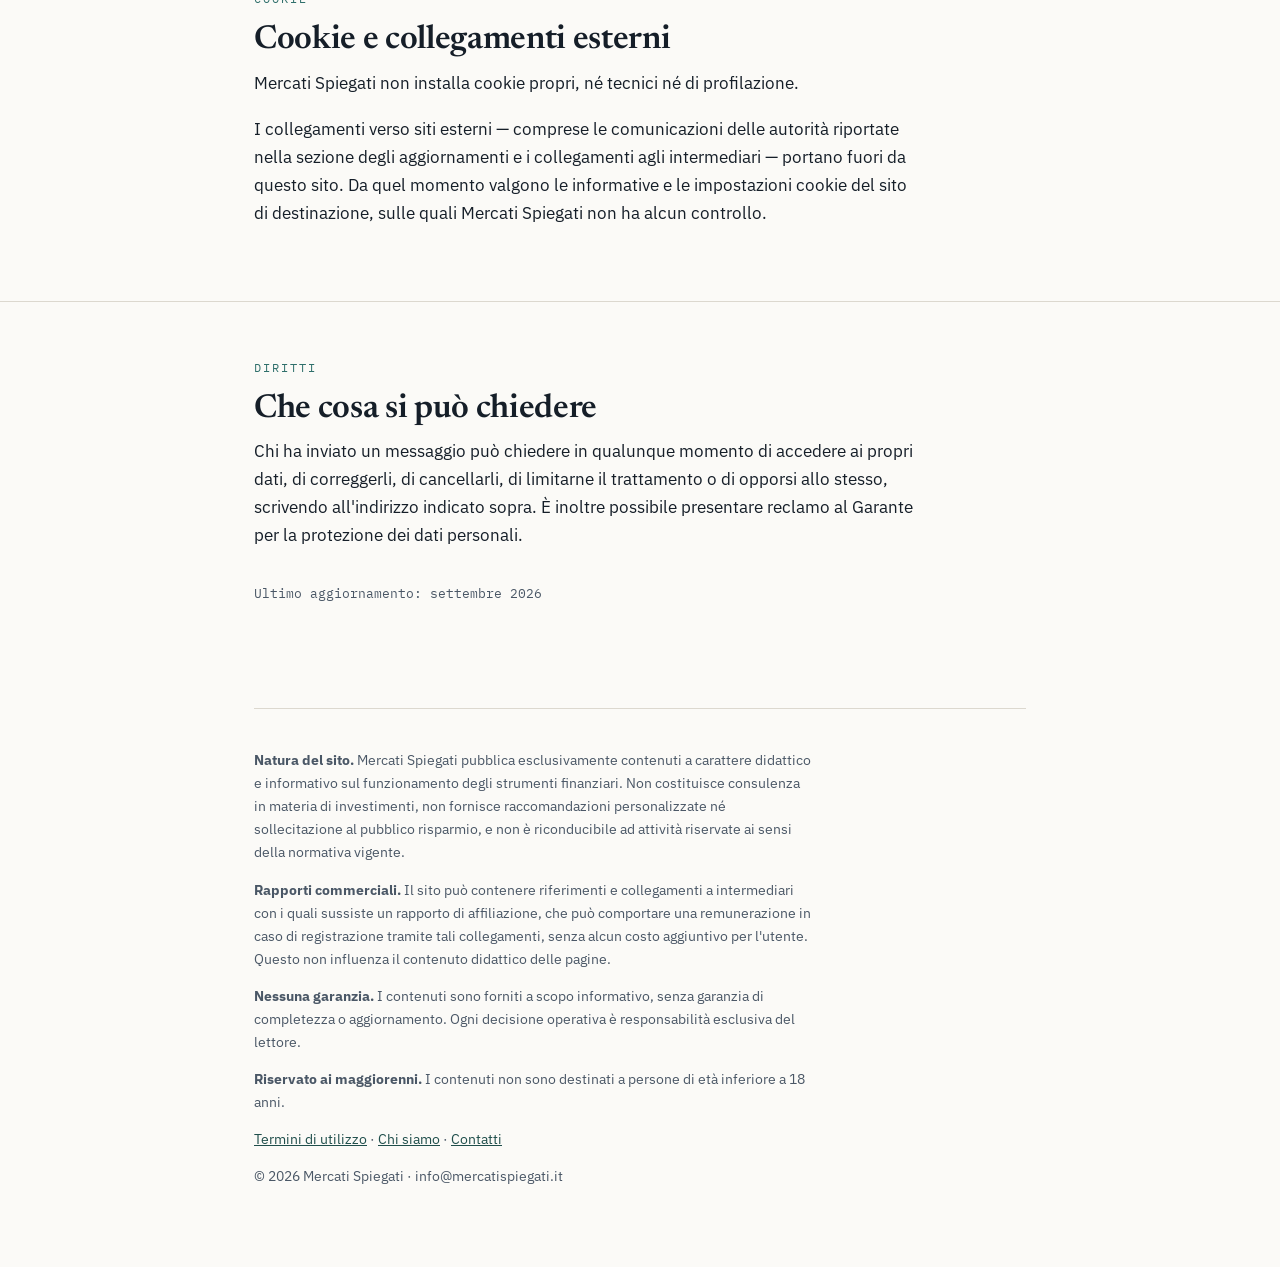
<file: privacy.html>
<!DOCTYPE html>
<html lang="it">
<head>
<meta charset="utf-8">
<meta name="viewport" content="width=device-width, initial-scale=1">
<title>Privacy e cookie — Mercati Spiegati</title>
<meta name="description" content="Quali dati raccoglie il sito, chi li tratta e come esercitare i propri diritti.">
<link rel="preconnect" href="https://fonts.googleapis.com">
<link rel="preconnect" href="https://fonts.gstatic.com" crossorigin>
<link href="https://fonts.googleapis.com/css2?family=Newsreader:ital,opsz,wght@0,6..72,400;0,6..72,600;1,6..72,400&family=IBM+Plex+Sans:wght@400;500;600&family=IBM+Plex+Mono:wght@400;500&display=swap" rel="stylesheet">
<link rel="stylesheet" href="stile.css">
</head>
<body>

<div class="riskbar">
  <strong>81% of retail investor accounts lose money when trading CFDs with this provider.</strong>
  You should consider whether you can afford to take the high risk of losing your money.
</div>

<nav class="nav" aria-label="Sezioni del sito">
  <div class="wrap">
    <a href="index.html">Le basi</a>
    <a href="news.html">Aggiornamenti</a>
    <a href="chi-siamo.html">Chi siamo</a>
    <a href="contatti.html">Contatti</a>
  </div>
</nav>

<header class="hero breve">
  <div class="wrap">
    <p class="brand">Mercati Spiegati</p>
    <h1>Privacy e cookie</h1>
    <p class="lede">Il sito non richiede registrazione, non ospita moduli e non installa cookie di profilazione. Qui è descritto ciò che comunque avviene quando una pagina viene aperta.</p>
  </div>
</header>

<section>
  <div class="wrap">
    <p class="eyebrow">Titolare</p>
    <h2>Chi tratta i dati</h2>
    <p>Titolare del trattamento è il soggetto titolare della partita IVA 09207360729, con sede in Bari. Per esercitare i propri diritti o per qualunque richiesta in materia: <a href="mailto:info@mercatispiegati.it">info@mercatispiegati.it</a>.</p>
  </div>
</section>

<section>
  <div class="wrap">
    <p class="eyebrow">Dati</p>
    <h2>Quali dati sono interessati</h2>
    <p>Il sito è composto da pagine statiche. Non ci sono moduli di contatto, aree riservate, iscrizioni o carrelli: nessun dato viene inserito dall'utente e conservato dal sito.</p>
    <p>Chi scrive all'indirizzo di posta indicato invia i dati contenuti nel proprio messaggio. Vengono trattati per rispondere alla richiesta, sulla base del legittimo interesse a gestire le comunicazioni ricevute, e conservati per il tempo necessario a chiudere lo scambio.</p>
  </div>
</section>

<section>
  <div class="wrap">
    <p class="eyebrow">Servizi tecnici</p>
    <h2>Soggetti coinvolti nella pubblicazione</h2>
    <p>Le pagine sono ospitate su GitHub Pages, servizio di GitHub, Inc. Come ogni server web, l'infrastruttura di hosting registra dati tecnici di connessione, fra cui l'indirizzo IP, per finalità di funzionamento e sicurezza.</p>
    <p>I caratteri tipografici sono richiamati da Google Fonts, servizio di Google LLC: alla loro richiesta il browser comunica l'indirizzo IP al fornitore. Entrambi i servizi comportano un trasferimento verso soggetti stabiliti negli Stati Uniti.</p>
    <p>Il sito non utilizza sistemi di statistiche, pixel pubblicitari o strumenti di tracciamento.</p>
  </div>
</section>

<section>
  <div class="wrap">
    <p class="eyebrow">Cookie</p>
    <h2>Cookie e collegamenti esterni</h2>
    <p>Mercati Spiegati non installa cookie propri, né tecnici né di profilazione.</p>
    <p>I collegamenti verso siti esterni — comprese le comunicazioni delle autorità riportate nella sezione degli aggiornamenti e i collegamenti agli intermediari — portano fuori da questo sito. Da quel momento valgono le informative e le impostazioni cookie del sito di destinazione, sulle quali Mercati Spiegati non ha alcun controllo.</p>
  </div>
</section>

<section>
  <div class="wrap">
    <p class="eyebrow">Diritti</p>
    <h2>Che cosa si può chiedere</h2>
    <p>Chi ha inviato un messaggio può chiedere in qualunque momento di accedere ai propri dati, di correggerli, di cancellarli, di limitarne il trattamento o di opporsi allo stesso, scrivendo all'indirizzo indicato sopra. È inoltre possibile presentare reclamo al Garante per la protezione dei dati personali.</p>
    <p class="aggiornato">Ultimo aggiornamento: settembre 2026</p>
  </div>
</section>

<footer>
  <div class="wrap">
    <div class="sep"></div>
    <p><strong>Natura del sito.</strong> Mercati Spiegati pubblica esclusivamente contenuti a carattere didattico e informativo sul funzionamento degli strumenti finanziari. Non costituisce consulenza in materia di investimenti, non fornisce raccomandazioni personalizzate né sollecitazione al pubblico risparmio, e non è riconducibile ad attività riservate ai sensi della normativa vigente.</p>
    <p><strong>Rapporti commerciali.</strong> Il sito pu&ograve; contenere riferimenti e collegamenti a intermediari con i quali sussiste un rapporto di affiliazione, che pu&ograve; comportare una remunerazione in caso di registrazione tramite tali collegamenti, senza alcun costo aggiuntivo per l'utente. Questo non influenza il contenuto didattico delle pagine.</p>
    <p><strong>Nessuna garanzia.</strong> I contenuti sono forniti a scopo informativo, senza garanzia di completezza o aggiornamento. Ogni decisione operativa è responsabilità esclusiva del lettore.</p>
    <p><strong>Riservato ai maggiorenni.</strong> I contenuti non sono destinati a persone di età inferiore a 18 anni.</p>
    <p><a href="termini.html">Termini di utilizzo</a> · <a href="chi-siamo.html">Chi siamo</a> · <a href="contatti.html">Contatti</a></p>
    <p>© 2026 Mercati Spiegati · info@mercatispiegati.it</p>
  </div>
</footer>

</body>
</html>
</file>
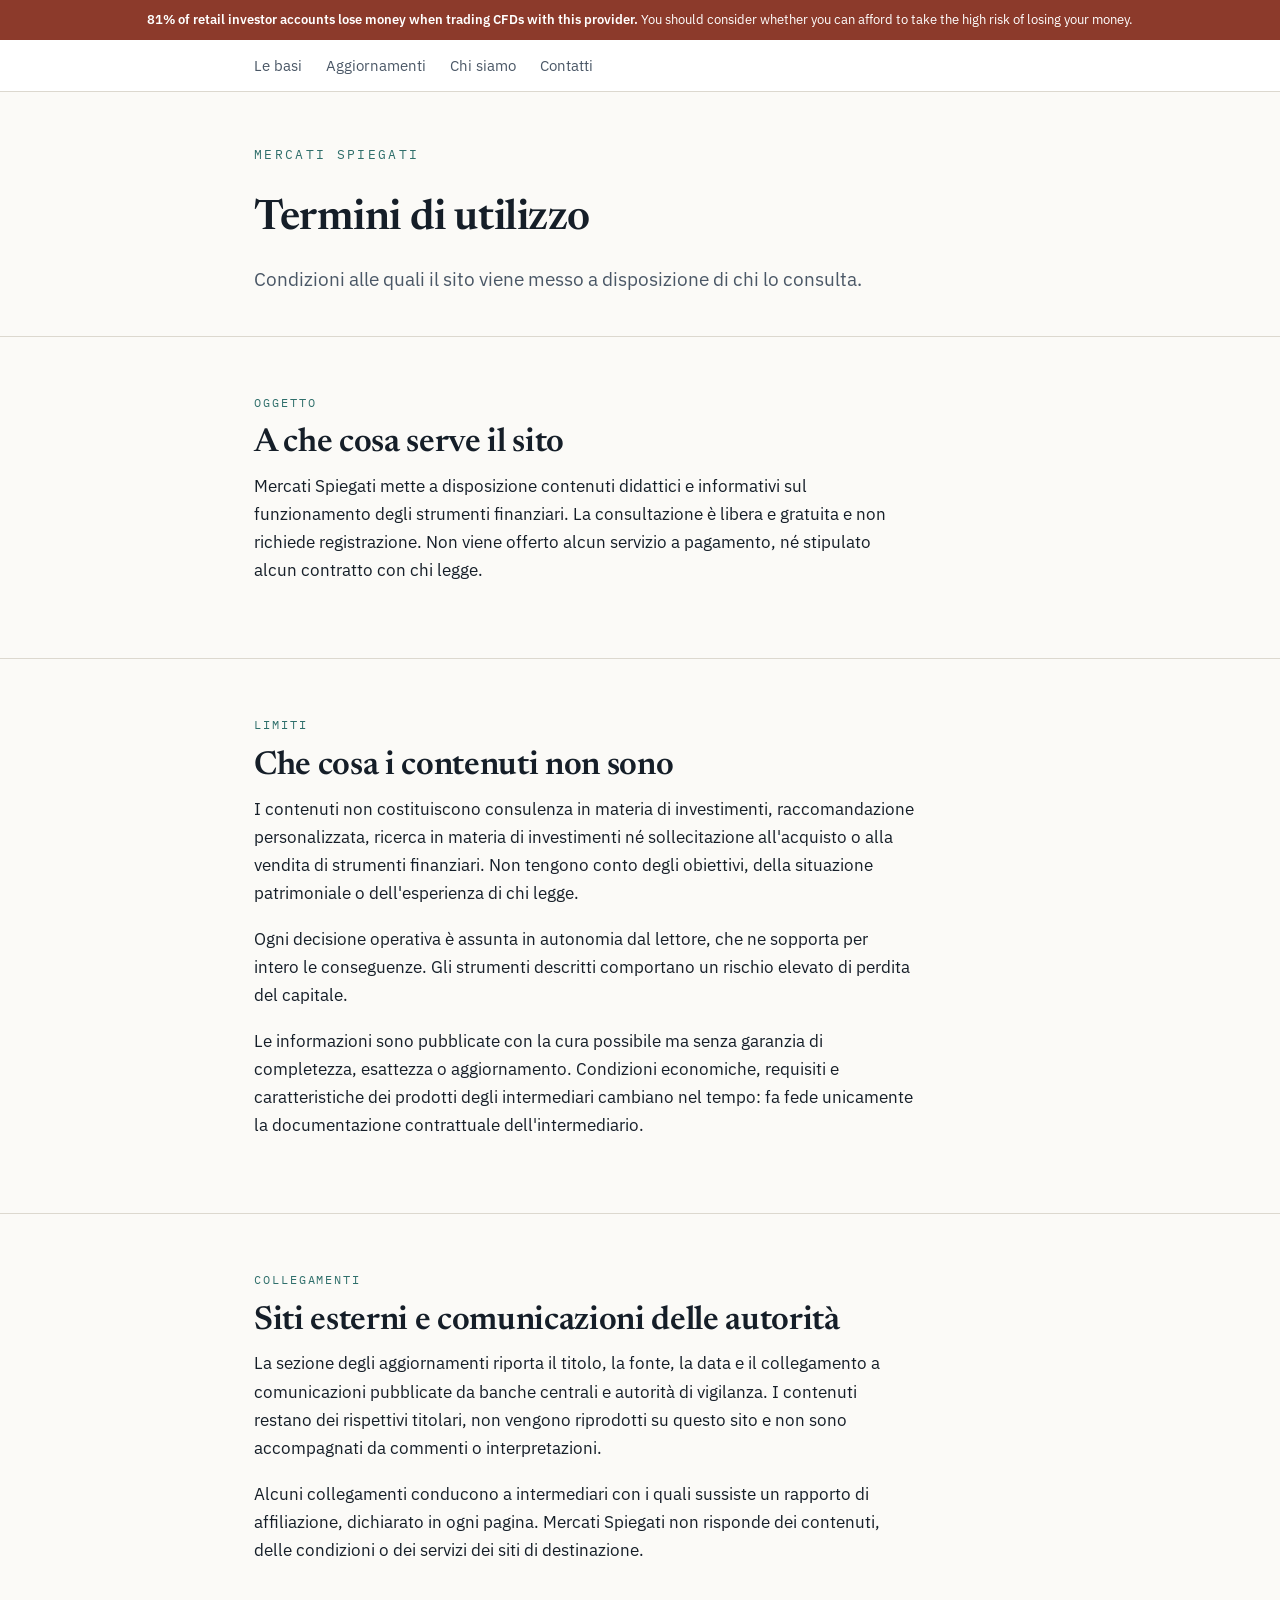
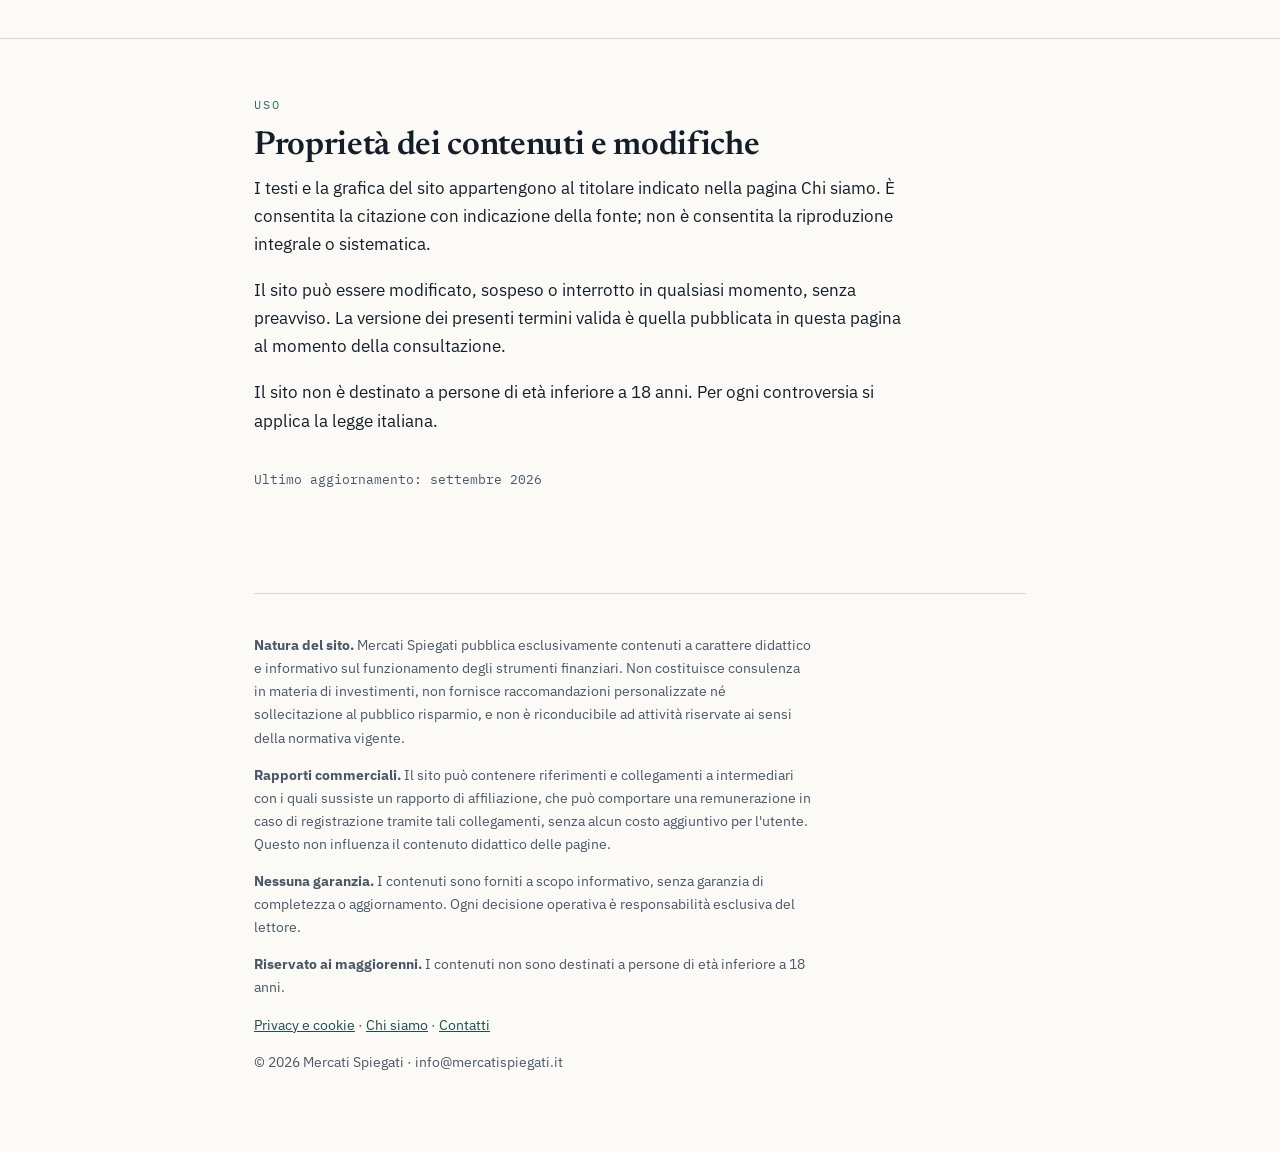
<file: termini.html>
<!DOCTYPE html>
<html lang="it">
<head>
<meta charset="utf-8">
<meta name="viewport" content="width=device-width, initial-scale=1">
<title>Termini di utilizzo — Mercati Spiegati</title>
<meta name="description" content="Condizioni di consultazione del sito, limiti dei contenuti e regole sui collegamenti esterni.">
<link rel="preconnect" href="https://fonts.googleapis.com">
<link rel="preconnect" href="https://fonts.gstatic.com" crossorigin>
<link href="https://fonts.googleapis.com/css2?family=Newsreader:ital,opsz,wght@0,6..72,400;0,6..72,600;1,6..72,400&family=IBM+Plex+Sans:wght@400;500;600&family=IBM+Plex+Mono:wght@400;500&display=swap" rel="stylesheet">
<link rel="stylesheet" href="stile.css">
</head>
<body>

<div class="riskbar">
  <strong>81% of retail investor accounts lose money when trading CFDs with this provider.</strong>
  You should consider whether you can afford to take the high risk of losing your money.
</div>

<nav class="nav" aria-label="Sezioni del sito">
  <div class="wrap">
    <a href="index.html">Le basi</a>
    <a href="news.html">Aggiornamenti</a>
    <a href="chi-siamo.html">Chi siamo</a>
    <a href="contatti.html">Contatti</a>
  </div>
</nav>

<header class="hero breve">
  <div class="wrap">
    <p class="brand">Mercati Spiegati</p>
    <h1>Termini di utilizzo</h1>
    <p class="lede">Condizioni alle quali il sito viene messo a disposizione di chi lo consulta.</p>
  </div>
</header>

<section>
  <div class="wrap">
    <p class="eyebrow">Oggetto</p>
    <h2>A che cosa serve il sito</h2>
    <p>Mercati Spiegati mette a disposizione contenuti didattici e informativi sul funzionamento degli strumenti finanziari. La consultazione è libera e gratuita e non richiede registrazione. Non viene offerto alcun servizio a pagamento, né stipulato alcun contratto con chi legge.</p>
  </div>
</section>

<section>
  <div class="wrap">
    <p class="eyebrow">Limiti</p>
    <h2>Che cosa i contenuti non sono</h2>
    <p>I contenuti non costituiscono consulenza in materia di investimenti, raccomandazione personalizzata, ricerca in materia di investimenti né sollecitazione all'acquisto o alla vendita di strumenti finanziari. Non tengono conto degli obiettivi, della situazione patrimoniale o dell'esperienza di chi legge.</p>
    <p>Ogni decisione operativa è assunta in autonomia dal lettore, che ne sopporta per intero le conseguenze. Gli strumenti descritti comportano un rischio elevato di perdita del capitale.</p>
    <p>Le informazioni sono pubblicate con la cura possibile ma senza garanzia di completezza, esattezza o aggiornamento. Condizioni economiche, requisiti e caratteristiche dei prodotti degli intermediari cambiano nel tempo: fa fede unicamente la documentazione contrattuale dell'intermediario.</p>
  </div>
</section>

<section>
  <div class="wrap">
    <p class="eyebrow">Collegamenti</p>
    <h2>Siti esterni e comunicazioni delle autorità</h2>
    <p>La sezione degli aggiornamenti riporta il titolo, la fonte, la data e il collegamento a comunicazioni pubblicate da banche centrali e autorità di vigilanza. I contenuti restano dei rispettivi titolari, non vengono riprodotti su questo sito e non sono accompagnati da commenti o interpretazioni.</p>
    <p>Alcuni collegamenti conducono a intermediari con i quali sussiste un rapporto di affiliazione, dichiarato in ogni pagina. Mercati Spiegati non risponde dei contenuti, delle condizioni o dei servizi dei siti di destinazione.</p>
  </div>
</section>

<section>
  <div class="wrap">
    <p class="eyebrow">Uso</p>
    <h2>Proprietà dei contenuti e modifiche</h2>
    <p>I testi e la grafica del sito appartengono al titolare indicato nella pagina Chi siamo. È consentita la citazione con indicazione della fonte; non è consentita la riproduzione integrale o sistematica.</p>
    <p>Il sito può essere modificato, sospeso o interrotto in qualsiasi momento, senza preavviso. La versione dei presenti termini valida è quella pubblicata in questa pagina al momento della consultazione.</p>
    <p>Il sito non è destinato a persone di età inferiore a 18 anni. Per ogni controversia si applica la legge italiana.</p>
    <p class="aggiornato">Ultimo aggiornamento: settembre 2026</p>
  </div>
</section>

<footer>
  <div class="wrap">
    <div class="sep"></div>
    <p><strong>Natura del sito.</strong> Mercati Spiegati pubblica esclusivamente contenuti a carattere didattico e informativo sul funzionamento degli strumenti finanziari. Non costituisce consulenza in materia di investimenti, non fornisce raccomandazioni personalizzate né sollecitazione al pubblico risparmio, e non è riconducibile ad attività riservate ai sensi della normativa vigente.</p>
    <p><strong>Rapporti commerciali.</strong> Il sito pu&ograve; contenere riferimenti e collegamenti a intermediari con i quali sussiste un rapporto di affiliazione, che pu&ograve; comportare una remunerazione in caso di registrazione tramite tali collegamenti, senza alcun costo aggiuntivo per l'utente. Questo non influenza il contenuto didattico delle pagine.</p>
    <p><strong>Nessuna garanzia.</strong> I contenuti sono forniti a scopo informativo, senza garanzia di completezza o aggiornamento. Ogni decisione operativa è responsabilità esclusiva del lettore.</p>
    <p><strong>Riservato ai maggiorenni.</strong> I contenuti non sono destinati a persone di età inferiore a 18 anni.</p>
    <p><a href="privacy.html">Privacy e cookie</a> · <a href="chi-siamo.html">Chi siamo</a> · <a href="contatti.html">Contatti</a></p>
    <p>© 2026 Mercati Spiegati · info@mercatispiegati.it</p>
  </div>
</footer>

</body>
</html>
</file>
<file: stile.css>
:root{
  --ink:#151E28;
  --ink-soft:#4A5766;
  --paper:#FBFAF7;
  --rule:#DCD8CF;
  --accent:#2F6F6B;
  --accent-deep:#1F4E4B;
  --warn:#8C3A2B;
  --warn-bg:#F6EAE6;
}
*{box-sizing:border-box}
html{scroll-behavior:smooth}
@media (prefers-reduced-motion:reduce){html{scroll-behavior:auto}*{animation:none!important;transition:none!important}}
body{
  margin:0;background:var(--paper);color:var(--ink);
  font-family:"IBM Plex Sans",system-ui,sans-serif;
  font-size:17px;line-height:1.65;-webkit-font-smoothing:antialiased;
}
.wrap{max-width:820px;margin:0 auto;padding:0 24px}
a{color:var(--accent-deep)}
a:focus-visible,button:focus-visible{outline:2px solid var(--accent);outline-offset:3px}
h1,h2,h3{font-family:"Newsreader",Georgia,serif;font-weight:600;line-height:1.2;letter-spacing:-0.01em}

/* barra rischio fissa in alto */
.riskbar{
  background:var(--warn);color:#fff;font-size:13px;line-height:1.5;
  padding:10px 24px;text-align:center;
}
.riskbar strong{font-weight:600}

/* navigazione */
.nav{background:#fff;border-bottom:1px solid var(--rule)}
.nav .wrap{display:flex;flex-wrap:wrap;gap:24px;padding-top:14px;padding-bottom:14px}
.nav a{font-size:14.5px;color:var(--ink-soft);text-decoration:none}
.nav a:hover{color:var(--accent-deep);text-decoration:underline}
.nav a[aria-current="page"]{color:var(--ink)}

header.hero{padding:72px 0 56px;border-bottom:1px solid var(--rule)}
header.hero.breve{padding:52px 0 40px}
.brand{
  font-family:"IBM Plex Mono",monospace;font-size:13px;letter-spacing:0.18em;
  text-transform:uppercase;color:var(--accent);margin:0 0 28px
}
h1{font-size:clamp(34px,6vw,54px);margin:0 0 20px;max-width:16ch}
header.hero.breve h1{font-size:clamp(29px,5vw,42px);max-width:22ch}
.lede{font-size:19px;color:var(--ink-soft);max-width:60ch;margin:0}

section{padding:56px 0;border-bottom:1px solid var(--rule)}
section:last-of-type{border-bottom:none}
h2{font-size:clamp(25px,4vw,33px);margin:0 0 8px}
h3{font-size:21px;margin:32px 0 8px}
.eyebrow{
  font-family:"IBM Plex Mono",monospace;font-size:12px;letter-spacing:0.16em;
  text-transform:uppercase;color:var(--accent);margin:0 0 12px
}
p{margin:0 0 18px;max-width:66ch}
ul{max-width:66ch;padding-left:20px}
li{margin-bottom:10px}

/* riquadro esempio numerico */
.esempio{
  background:#fff;border:1px solid var(--rule);border-left:3px solid var(--accent);
  padding:22px 24px;margin:26px 0;
}
.esempio h3{font-size:19px;margin:0 0 10px}
.esempio p:last-child{margin-bottom:0}
.esempio .num{font-family:"IBM Plex Mono",monospace;font-weight:500}

/* glossario */
dl{margin:24px 0 0;max-width:66ch}
dt{
  font-family:"IBM Plex Mono",monospace;font-size:14px;font-weight:500;
  letter-spacing:0.04em;color:var(--accent-deep);
  padding-top:18px;border-top:1px solid var(--rule);margin-top:18px
}
dl>dt:first-of-type{border-top:none;margin-top:0;padding-top:0}
dd{margin:6px 0 0;color:var(--ink-soft)}

/* avviso grande */
.avviso{
  background:var(--warn-bg);border:1px solid #E2C9C1;padding:26px 28px;margin:8px 0 0;
}
.avviso .titolo{
  font-family:"IBM Plex Mono",monospace;font-size:12px;letter-spacing:0.16em;
  text-transform:uppercase;color:var(--warn);margin:0 0 12px;font-weight:500
}
.avviso p{margin:0 0 12px;color:#5A2A20}
.avviso p:last-child{margin-bottom:0}

/* elenco aggiornamenti */
.fonte-nota{
  background:#fff;border:1px solid var(--rule);border-left:3px solid var(--accent);
  padding:18px 22px;margin:0 0 34px;max-width:66ch;
}
.fonte-nota p{margin:0;font-size:15.5px;color:var(--ink-soft)}
.notizie{list-style:none;margin:0;padding:0;max-width:66ch}
.notizia{padding:20px 0;border-top:1px solid var(--rule)}
.notizie>.notizia:first-child{border-top:none;padding-top:0}
.notizia a{
  font-family:"Newsreader",Georgia,serif;font-size:20px;line-height:1.35;
  text-decoration:none;display:inline-block;margin-bottom:6px
}
.notizia a:hover{text-decoration:underline}
.meta{font-family:"IBM Plex Mono",monospace;font-size:12.5px;color:var(--ink-soft);margin:0}
.aggiornato{font-family:"IBM Plex Mono",monospace;font-size:12.5px;color:var(--ink-soft);margin:34px 0 0}
.vuoto{color:var(--ink-soft)}

footer{padding:48px 0 64px;font-size:14px;color:var(--ink-soft)}
footer p{max-width:70ch;margin-bottom:14px}
.sep{height:1px;background:var(--rule);margin:0 0 40px}
</file>
